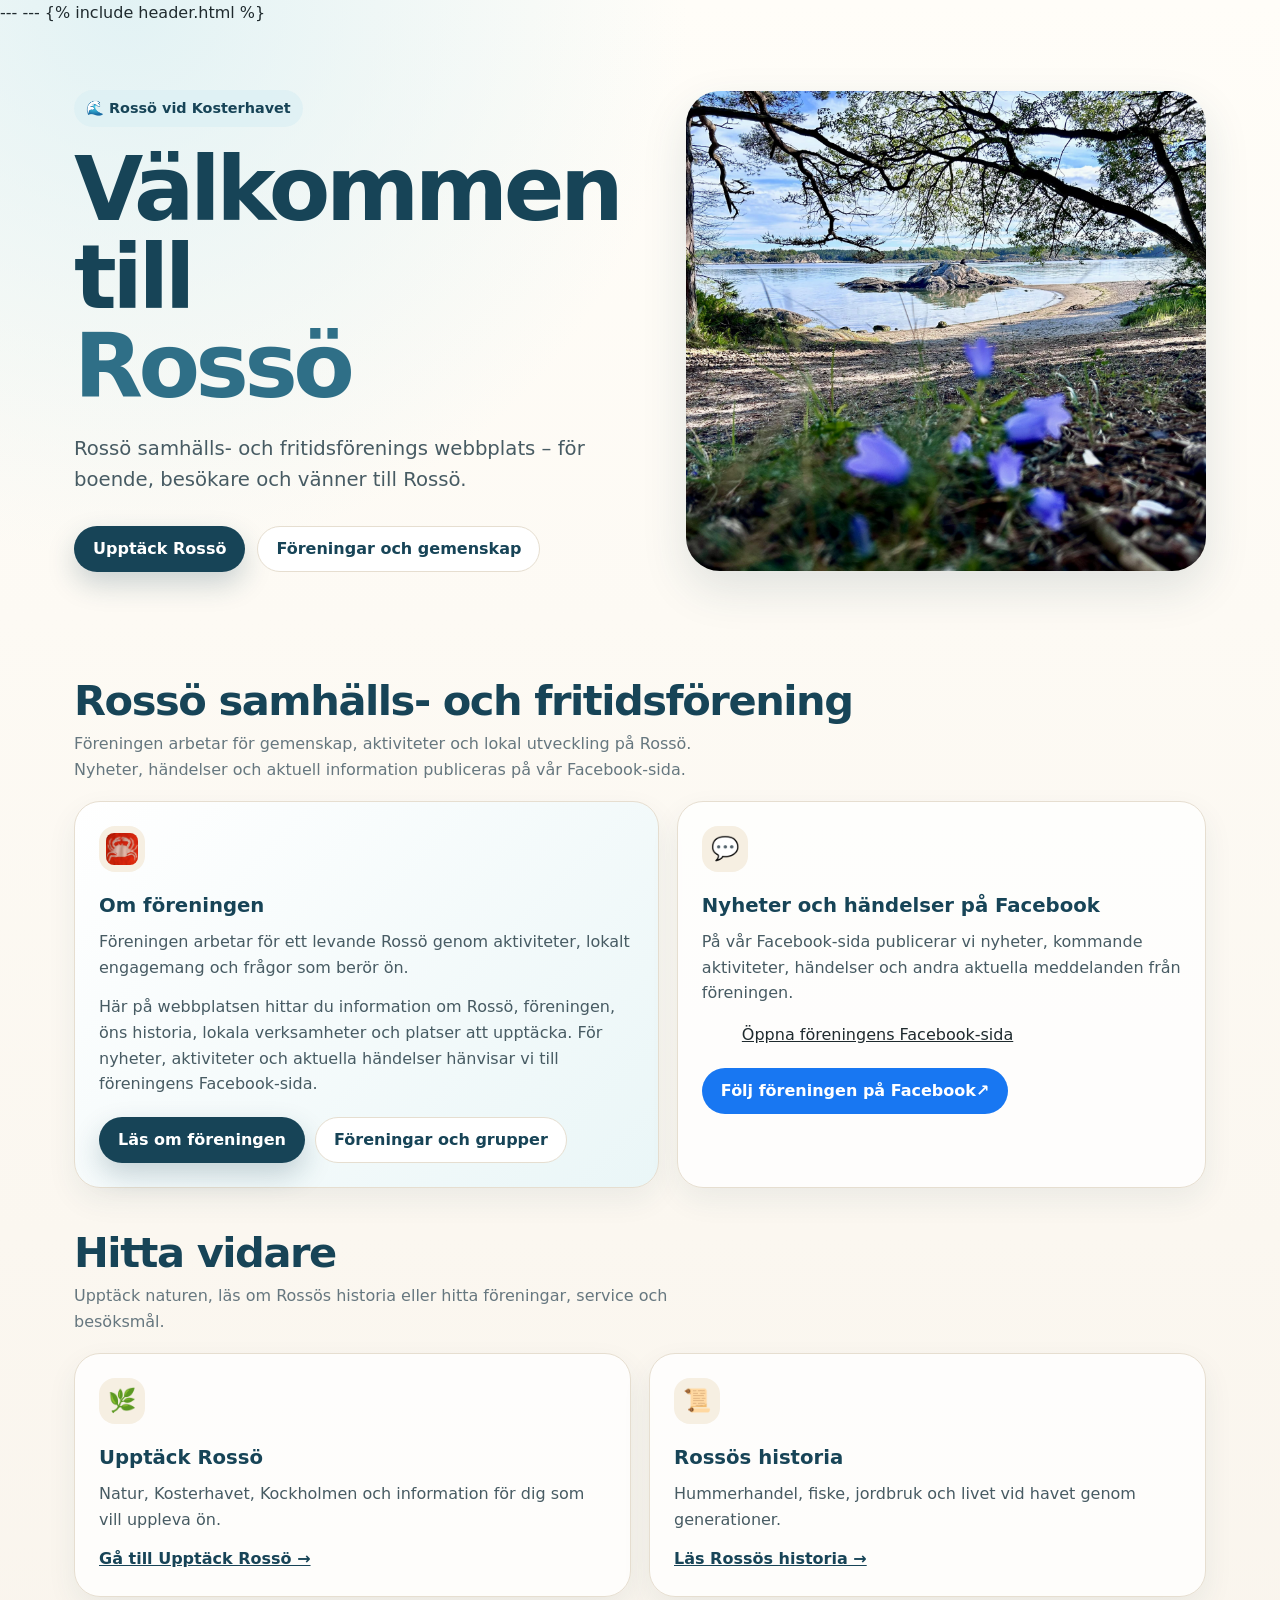
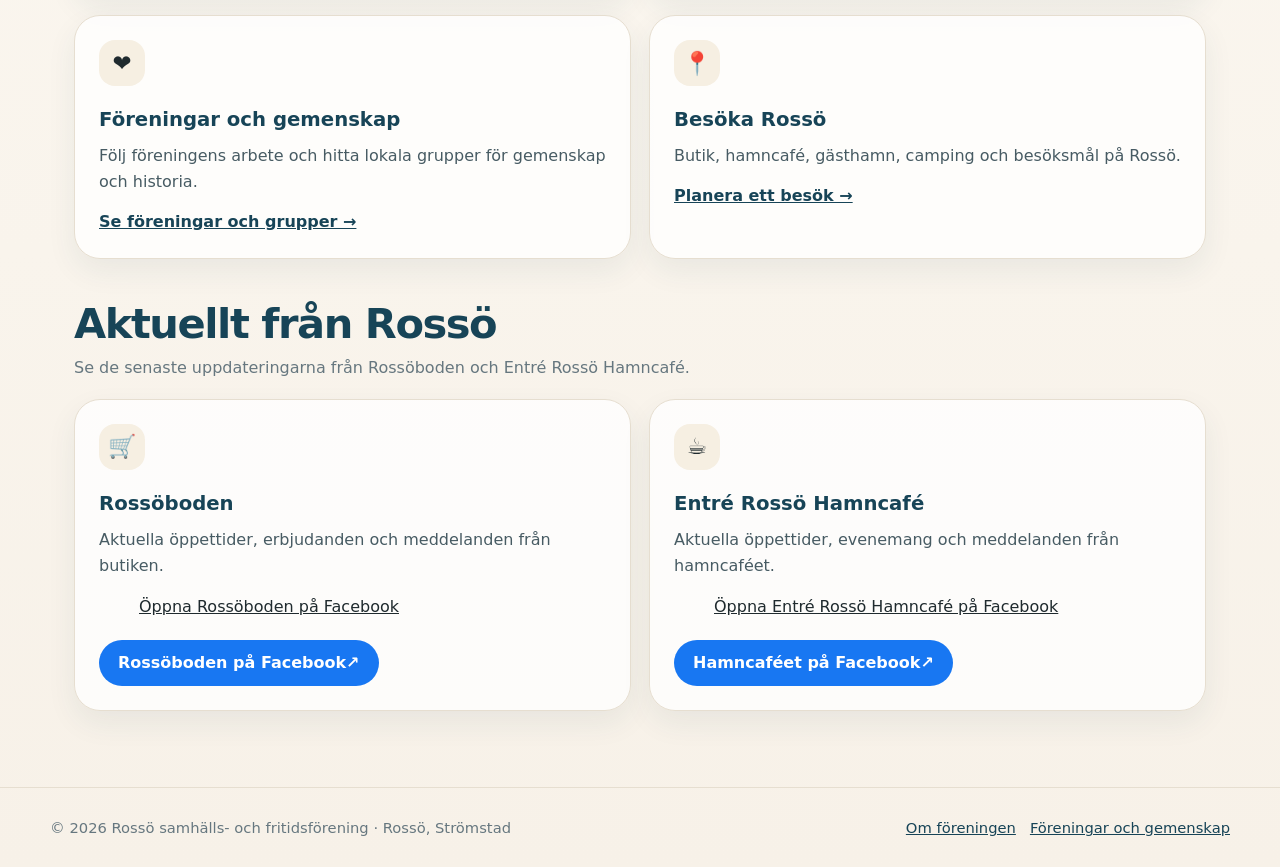
<file: index.html>
---
---
<!doctype html>
<html lang="sv">
<head>
  <meta charset="utf-8">
  <meta name="viewport" content="width=device-width, initial-scale=1">

  <title>Rossö samhälls- och fritidsförening</title>

  <meta name="description"
        content="Information för boende, besökare och vänner till Rossö.">

  <meta name="theme-color" content="#d53b1d">

  <link rel="canonical"
        href="https://www.rosso.nu/">

  <meta property="og:title"
        content="Rossö samhälls- och fritidsförening">

  <meta property="og:description"
        content="Information för boende, besökare och vänner till Rossö.">

  <meta property="og:type" content="website">

  <meta property="og:url"
        content="https://www.rosso.nu/">

  <meta property="og:image"
        content="https://www.rosso.nu/images/shared/red-crab.jpg">

  <meta property="og:image:alt"
        content="Röd krabba som symbol för Rossö samhälls- och fritidsförening">

  <link rel="stylesheet" href="css/style.css">

  <link rel="icon"
        type="image/png"
        sizes="32x32"
        href="images/shared/icons/red-crab-32.png">

  <link rel="icon"
        type="image/png"
        sizes="64x64"
        href="images/shared/icons/red-crab-64.png">

  <link rel="apple-touch-icon"
        href="images/shared/icons/red-crab-apple-touch-icon.png">
</head>

<body>

<a class="skip-link" href="#main-content">
  Hoppa till innehållet
</a>

{% include header.html %}

<section class="hero" id="top">

  <div class="hero-text">

    <div class="eyebrow">
      🌊 Rossö vid Kosterhavet
    </div>

    <h1>
      Välkommen till <span>Rossö</span>
    </h1>

    <p>
      Rossö samhälls- och fritidsförenings webbplats – för boende,
      besökare och vänner till Rossö.
    </p>

    <div class="hero-actions">

      <a class="button primary"
         href="discover.html">
        Upptäck Rossö
      </a>

      <a class="button secondary"
         href="community.html">
        Föreningar och gemenskap
      </a>

    </div>

  </div>

  <div class="hero-image"
       role="img"
       aria-label="Bildspel med bilder från Rossö">

    <div id="hero-media-container"></div>

    <div class="hero-note">

      <strong>
        För boende, besökare och vänner till Rossö
      </strong>

    </div>

  </div>

</section>

<main id="main-content">

  <section id="association">

    <div class="section-head">

      <div>

        <h2>
          Rossö samhälls- och fritidsförening
        </h2>

        <p>
          Föreningen arbetar för gemenskap, aktiviteter och lokal utveckling
          på Rossö. Nyheter, händelser och aktuell information publiceras
          på vår Facebook-sida.
        </p>

      </div>

    </div>

    <div class="content-grid">

      <article class="card highlight">

        <div class="card-icon">

          <img src="images/shared/red-crab.jpg"
               alt="">

        </div>

        <h3>Om föreningen</h3>

        <p>
          Föreningen arbetar för ett levande Rossö genom aktiviteter,
          lokalt engagemang och frågor som berör ön.
        </p>

        <p>
          Här på webbplatsen hittar du information om Rossö, föreningen,
          öns historia, lokala verksamheter och platser att upptäcka.
          För nyheter, aktiviteter och aktuella händelser hänvisar vi till
          föreningens Facebook-sida.
        </p>

        <div class="card-actions">

          <a class="button primary"
             href="about.html">
            Läs om föreningen
          </a>

          <a class="button secondary"
             href="community.html">
            Föreningar och grupper
          </a>

        </div>

      </article>

      <article class="card">

        <div class="card-icon">
          💬
        </div>

        <h3>Nyheter och händelser på Facebook</h3>

        <p>
          På vår Facebook-sida publicerar vi nyheter, kommande aktiviteter,
          händelser och andra aktuella meddelanden från föreningen.
        </p>

        <div class="fb-page"
             data-href="https://www.facebook.com/profile.php?id=100064710427895"
             data-tabs="timeline"
             data-width="500"
             data-height="600"
             data-small-header="false"
             data-adapt-container-width="true"
             data-hide-cover="false"
             data-show-facepile="false">

          <blockquote
            cite="https://www.facebook.com/profile.php?id=100064710427895"
            class="fb-xfbml-parse-ignore">

            <a href="https://www.facebook.com/profile.php?id=100064710427895"
               target="_blank"
               rel="noopener">

              Öppna föreningens Facebook-sida

            </a>

          </blockquote>

        </div>

        <div class="card-actions">

          <a class="button facebook external-link"
             href="https://www.facebook.com/profile.php?id=100064710427895"
             target="_blank"
             rel="noopener">

            Följ föreningen på Facebook

          </a>

        </div>

      </article>

    </div>

  </section>

  <section>

    <div class="section-head">

      <div>

        <h2>Hitta vidare</h2>

        <p>
          Upptäck naturen, läs om Rossös historia eller hitta
          föreningar, service och besöksmål.
        </p>

      </div>

    </div>

    <div class="cards two">

      <article class="card">

        <div class="card-icon">
          🌿
        </div>

        <h3>Upptäck Rossö</h3>

        <p>
          Natur, Kosterhavet, Kockholmen och information för dig
          som vill uppleva ön.
        </p>

        <p>
          <a class="text-link"
             href="discover.html">

            Gå till Upptäck Rossö →

          </a>
        </p>

      </article>

      <article class="card">

        <div class="card-icon">
          📜
        </div>

        <h3>Rossös historia</h3>

        <p>
          Hummerhandel, fiske, jordbruk och livet vid havet genom
          generationer.
        </p>

        <p>
          <a class="text-link"
             href="history.html">

            Läs Rossös historia →

          </a>
        </p>

      </article>

      <article class="card">

        <div class="card-icon">
          ❤️
        </div>

        <h3>Föreningar och gemenskap</h3>

        <p>
          Följ föreningens arbete och hitta lokala grupper för
          gemenskap och historia.
        </p>

        <p>
          <a class="text-link"
             href="community.html">

            Se föreningar och grupper →

          </a>
        </p>

      </article>

      <article class="card">

        <div class="card-icon">
          📍
        </div>

        <h3>Besöka Rossö</h3>

        <p>
          Butik, hamncafé, gästhamn, camping och besöksmål på Rossö.
        </p>

        <p>
          <a class="text-link"
             href="visit.html">

            Planera ett besök →

          </a>
        </p>

      </article>

    </div>

  </section>

  <section>

    <div class="section-head">

      <div>

        <h2>Aktuellt från Rossö</h2>

        <p>
          Se de senaste uppdateringarna från Rossöboden och
          Entré Rossö Hamncafé.
        </p>

      </div>

    </div>

    <div class="cards two">

      <article class="card">

        <div class="card-icon">
          🛒
        </div>

        <h3>Rossöboden</h3>

        <p>
          Aktuella öppettider, erbjudanden och meddelanden från butiken.
        </p>

        <div class="fb-page"
             data-href="https://www.facebook.com/bodenrosso"
             data-tabs="timeline"
             data-width="340"
             data-height="500"
             data-small-header="false"
             data-adapt-container-width="true"
             data-hide-cover="false"
             data-show-facepile="false">

          <blockquote
            cite="https://www.facebook.com/bodenrosso"
            class="fb-xfbml-parse-ignore">

            <a href="https://www.facebook.com/bodenrosso"
               target="_blank"
               rel="noopener">

              Öppna Rossöboden på Facebook

            </a>

          </blockquote>

        </div>

        <div class="card-actions">

          <a class="button facebook external-link"
             href="https://www.facebook.com/bodenrosso"
             target="_blank"
             rel="noopener">

            Rossöboden på Facebook

          </a>

        </div>

      </article>

      <article class="card">

        <div class="card-icon">
          ☕
        </div>

        <h3>Entré Rossö Hamncafé</h3>

        <p>
          Aktuella öppettider, evenemang och meddelanden från hamncaféet.
        </p>

        <div class="fb-page"
             data-href="https://www.facebook.com/Kosterhavetentrerosso"
             data-tabs="timeline"
             data-width="340"
             data-height="500"
             data-small-header="false"
             data-adapt-container-width="true"
             data-hide-cover="false"
             data-show-facepile="false">

          <blockquote
            cite="https://www.facebook.com/Kosterhavetentrerosso"
            class="fb-xfbml-parse-ignore">

            <a href="https://www.facebook.com/Kosterhavetentrerosso"
               target="_blank"
               rel="noopener">

              Öppna Entré Rossö Hamncafé på Facebook

            </a>

          </blockquote>

        </div>

        <div class="card-actions">

          <a class="button facebook external-link"
             href="https://www.facebook.com/Kosterhavetentrerosso"
             target="_blank"
             rel="noopener">

            Hamncaféet på Facebook

          </a>

        </div>

      </article>

    </div>

  </section>

</main>

<footer>

  <div class="footer-inner">

    <span>
      © <span data-current-year></span>
      Rossö samhälls- och fritidsförening · Rossö, Strömstad
    </span>

    <span class="footer-links">

      <a href="about.html">
        Om föreningen
      </a>

      <a href="community.html">
        Föreningar och gemenskap
      </a>

    </span>

  </div>

</footer>

<div id="fb-root"></div>

<script async
        defer
        crossorigin="anonymous"
        src="https://connect.facebook.net/sv_SE/sdk.js#xfbml=1&version=v23.0">
</script>

<script src="js/site.js"></script>

</body>
</html>
</file>
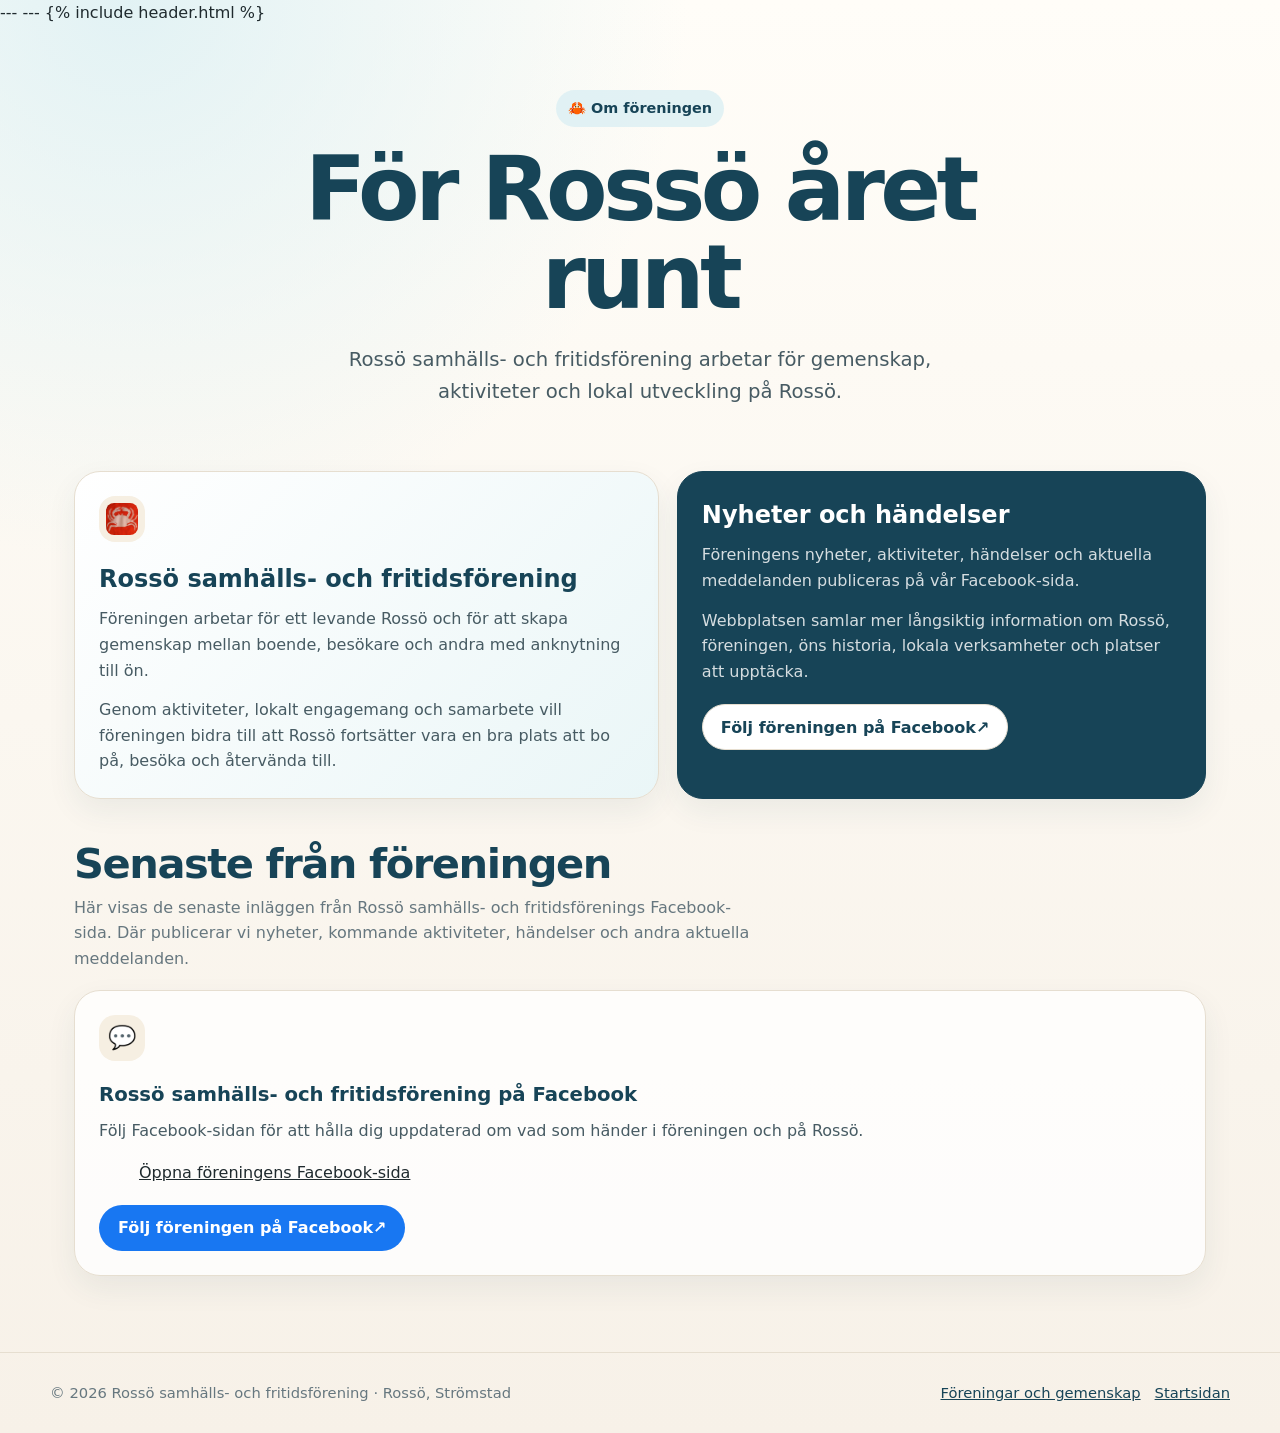
<file: about.html>
---
---
<!doctype html>
<html lang="sv">
<head>
  <meta charset="utf-8">
  <meta name="viewport" content="width=device-width, initial-scale=1">

  <title>Om föreningen | Rossö samhälls- och fritidsförening</title>

  <meta name="description"
        content="Om Rossö samhälls- och fritidsförening och hur du följer föreningens nyheter, aktiviteter och händelser på Facebook.">

  <meta name="theme-color" content="#d53b1d">

  <link rel="canonical"
        href="https://www.rosso.nu/about.html">

  <meta property="og:title"
        content="Om föreningen | Rossö samhälls- och fritidsförening">

  <meta property="og:description"
        content="Om Rossö samhälls- och fritidsförening och hur du följer föreningens nyheter, aktiviteter och händelser på Facebook.">

  <meta property="og:type" content="website">

  <meta property="og:url"
        content="https://www.rosso.nu/about.html">

  <meta property="og:image"
        content="https://www.rosso.nu/images/shared/red-crab.jpg">

  <meta property="og:image:alt"
        content="Röd krabba som symbol för Rossö samhälls- och fritidsförening">

  <link rel="stylesheet" href="css/style.css">

  <link rel="icon"
        type="image/png"
        sizes="32x32"
        href="images/shared/icons/red-crab-32.png">

  <link rel="icon"
        type="image/png"
        sizes="64x64"
        href="images/shared/icons/red-crab-64.png">

  <link rel="apple-touch-icon"
        href="images/shared/icons/red-crab-apple-touch-icon.png">
</head>

<body>

<a class="skip-link" href="#main-content">
  Hoppa till innehållet
</a>

{% include header.html %}

<section class="page-hero">

  <div class="eyebrow">
    🦀 Om föreningen
  </div>

  <h1>För Rossö året runt</h1>

  <p>
    Rossö samhälls- och fritidsförening arbetar för gemenskap,
    aktiviteter och lokal utveckling på Rossö.
  </p>

</section>

<main id="main-content">

  <section>

    <div class="content-grid">

      <article class="card highlight">

        <div class="card-icon">

          <img src="images/shared/red-crab.jpg"
               alt="">

        </div>

        <h2>Rossö samhälls- och fritidsförening</h2>

        <p>
          Föreningen arbetar för ett levande Rossö och för att skapa
          gemenskap mellan boende, besökare och andra med anknytning
          till ön.
        </p>

        <p>
          Genom aktiviteter, lokalt engagemang och samarbete vill
          föreningen bidra till att Rossö fortsätter vara en bra plats
          att bo på, besöka och återvända till.
        </p>

      </article>

      <article class="card dark">

        <h2>Nyheter och händelser</h2>

        <p>
          Föreningens nyheter, aktiviteter, händelser och aktuella
          meddelanden publiceras på vår Facebook-sida.
        </p>

        <p>
          Webbplatsen samlar mer långsiktig information om Rossö,
          föreningen, öns historia, lokala verksamheter och platser
          att upptäcka.
        </p>

        <div class="card-actions">

          <a class="button secondary external-link"
             href="https://www.facebook.com/profile.php?id=100064710427895"
             target="_blank"
             rel="noopener">

            Följ föreningen på Facebook

          </a>

        </div>

      </article>

    </div>

  </section>

  <section>

    <div class="section-head">

      <div>

        <h2>Senaste från föreningen</h2>

        <p>
          Här visas de senaste inläggen från Rossö samhälls- och
          fritidsförenings Facebook-sida. Där publicerar vi nyheter,
          kommande aktiviteter, händelser och andra aktuella meddelanden.
        </p>

      </div>

    </div>

    <article class="card">

      <div class="card-icon">
        💬
      </div>

      <h3>Rossö samhälls- och fritidsförening på Facebook</h3>

      <p>
        Följ Facebook-sidan för att hålla dig uppdaterad om vad som
        händer i föreningen och på Rossö.
      </p>

      <div class="fb-page"
           data-href="https://www.facebook.com/profile.php?id=100064710427895"
           data-tabs="timeline"
           data-width="500"
           data-height="600"
           data-small-header="false"
           data-adapt-container-width="true"
           data-hide-cover="false"
           data-show-facepile="false">

        <blockquote
          cite="https://www.facebook.com/profile.php?id=100064710427895"
          class="fb-xfbml-parse-ignore">

          <a href="https://www.facebook.com/profile.php?id=100064710427895"
             target="_blank"
             rel="noopener">

            Öppna föreningens Facebook-sida

          </a>

        </blockquote>

      </div>

      <div class="card-actions">

        <a class="button facebook external-link"
           href="https://www.facebook.com/profile.php?id=100064710427895"
           target="_blank"
           rel="noopener">

          Följ föreningen på Facebook

        </a>

      </div>

    </article>

  </section>

</main>

<footer>

  <div class="footer-inner">

    <span>
      © <span data-current-year></span>
      Rossö samhälls- och fritidsförening · Rossö, Strömstad
    </span>

    <span class="footer-links">

      <a href="community.html">
        Föreningar och gemenskap
      </a>

      <a href="/">
        Startsidan
      </a>

    </span>

  </div>

</footer>

<div id="fb-root"></div>

<script async
        defer
        crossorigin="anonymous"
        src="https://connect.facebook.net/sv_SE/sdk.js#xfbml=1&version=v23.0">
</script>

<script src="js/site.js"></script>

</body>
</html>
</file>
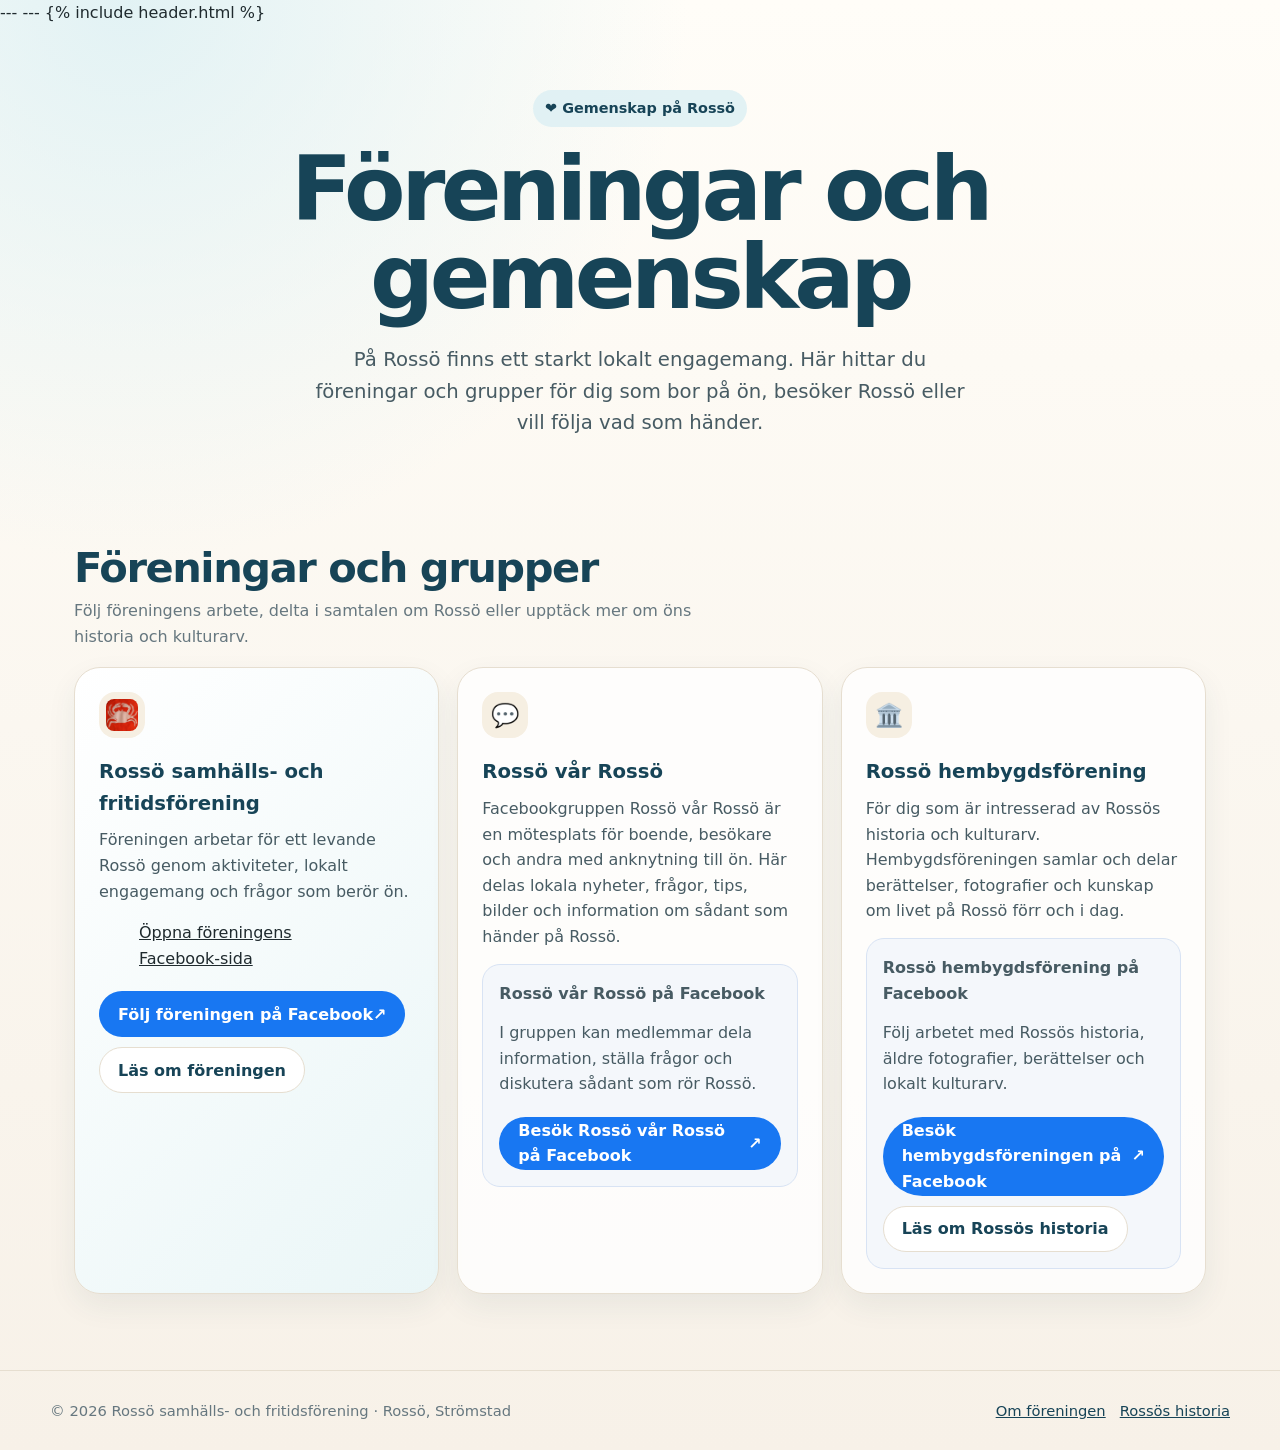
<file: community.html>
---
---
<!doctype html>
<html lang="sv">
<head>
  <meta charset="utf-8">
  <meta name="viewport" content="width=device-width, initial-scale=1">

  <title>Gemenskap på Rossö | Rossö samhälls- och fritidsförening</title>

  <meta name="description"
        content="Föreningar, Facebookgruppen Rossö vår Rossö och lokal gemenskap på Rossö.">

  <meta name="theme-color" content="#d53b1d">

  <link rel="canonical"
        href="https://www.rosso.nu/community.html">

  <meta property="og:title"
        content="Gemenskap på Rossö | Rossö samhälls- och fritidsförening">

  <meta property="og:description"
        content="Föreningar, Facebookgruppen Rossö vår Rossö och lokal gemenskap på Rossö.">

  <meta property="og:type" content="website">

  <meta property="og:url"
        content="https://www.rosso.nu/community.html">

  <meta property="og:image"
        content="https://www.rosso.nu/images/shared/red-crab.jpg">

  <meta property="og:image:alt"
        content="Röd krabba som symbol för Rossö samhälls- och fritidsförening">

  <link rel="stylesheet" href="css/style.css">

  <link rel="icon"
        type="image/png"
        sizes="32x32"
        href="images/shared/icons/red-crab-32.png">

  <link rel="icon"
        type="image/png"
        sizes="64x64"
        href="images/shared/icons/red-crab-64.png">

  <link rel="apple-touch-icon"
        href="images/shared/icons/red-crab-apple-touch-icon.png">
</head>

<body>

<a class="skip-link" href="#main-content">
  Hoppa till innehållet
</a>

{% include header.html %}

<section class="page-hero">

  <div class="eyebrow">
    ❤️ Gemenskap på Rossö
  </div>

  <h1>Föreningar och gemenskap</h1>

  <p>
    På Rossö finns ett starkt lokalt engagemang. Här hittar du
    föreningar och grupper för dig som bor på ön, besöker Rossö
    eller vill följa vad som händer.
  </p>

</section>

<main id="main-content">

  <section>

    <div class="section-head">

      <div>

        <h2>Föreningar och grupper</h2>

        <p>
          Följ föreningens arbete, delta i samtalen om Rossö eller
          upptäck mer om öns historia och kulturarv.
        </p>

      </div>

    </div>

    <div class="cards">

      <article class="card highlight">

        <div class="card-icon">

          <img src="images/shared/red-crab.jpg"
               alt="">

        </div>

        <h3>Rossö samhälls- och fritidsförening</h3>

        <p>
          Föreningen arbetar för ett levande Rossö genom aktiviteter,
          lokalt engagemang och frågor som berör ön.
        </p>

        <div class="fb-page"
             data-href="https://www.facebook.com/profile.php?id=100064710427895"
             data-tabs="timeline"
             data-width="340"
             data-height="500"
             data-small-header="false"
             data-adapt-container-width="true"
             data-hide-cover="false"
             data-show-facepile="false">

          <blockquote
            cite="https://www.facebook.com/profile.php?id=100064710427895"
            class="fb-xfbml-parse-ignore">

            <a href="https://www.facebook.com/profile.php?id=100064710427895"
               target="_blank"
               rel="noopener">

              Öppna föreningens Facebook-sida

            </a>

          </blockquote>

        </div>

        <div class="card-actions">

          <a class="button facebook external-link"
             href="https://www.facebook.com/profile.php?id=100064710427895"
             target="_blank"
             rel="noopener">

            Följ föreningen på Facebook

          </a>

          <a class="button secondary"
             href="about.html">

            Läs om föreningen

          </a>

        </div>

      </article>

      <article class="card">

        <div class="card-icon">
          💬
        </div>

        <h3>Rossö vår Rossö</h3>

        <p>
          Facebookgruppen Rossö vår Rossö är en mötesplats för boende,
          besökare och andra med anknytning till ön. Här delas lokala
          nyheter, frågor, tips, bilder och information om sådant som
          händer på Rossö.
        </p>

        <div class="fb-fallback">

          <p>
            <strong>Rossö vår Rossö på Facebook</strong>
          </p>

          <p>
            I gruppen kan medlemmar dela information, ställa frågor
            och diskutera sådant som rör Rossö.
          </p>

          <div class="card-actions">

            <a class="button facebook external-link"
               href="https://www.facebook.com/groups/115555538463881/"
               target="_blank"
               rel="noopener">

              Besök Rossö vår Rossö på Facebook

            </a>

          </div>

        </div>

      </article>

      <article class="card">

        <div class="card-icon">
          🏛️
        </div>

        <h3>Rossö hembygdsförening</h3>

        <p>
          För dig som är intresserad av Rossös historia och kulturarv.
          Hembygdsföreningen samlar och delar berättelser, fotografier
          och kunskap om livet på Rossö förr och i dag.
        </p>

        <div class="fb-fallback">

          <p>
            <strong>Rossö hembygdsförening på Facebook</strong>
          </p>

          <p>
            Följ arbetet med Rossös historia, äldre fotografier,
            berättelser och lokalt kulturarv.
          </p>

          <div class="card-actions">

            <a class="button facebook external-link"
               href="https://www.facebook.com/groups/551172959421816/"
               target="_blank"
               rel="noopener">

              Besök hembygdsföreningen på Facebook

            </a>

            <a class="button secondary"
               href="history.html">

              Läs om Rossös historia

            </a>

          </div>

        </div>

      </article>

    </div>

  </section>



</main>

<footer>

  <div class="footer-inner">

    <span>
      © <span data-current-year></span>
      Rossö samhälls- och fritidsförening · Rossö, Strömstad
    </span>

    <span class="footer-links">

      <a href="about.html">
        Om föreningen
      </a>

      <a href="history.html">
        Rossös historia
      </a>

    </span>

  </div>

</footer>

<div id="fb-root"></div>

<script async
        defer
        crossorigin="anonymous"
        src="https://connect.facebook.net/sv_SE/sdk.js#xfbml=1&version=v23.0">
</script>

<script src="js/site.js"></script>

</body>
</html>
</file>
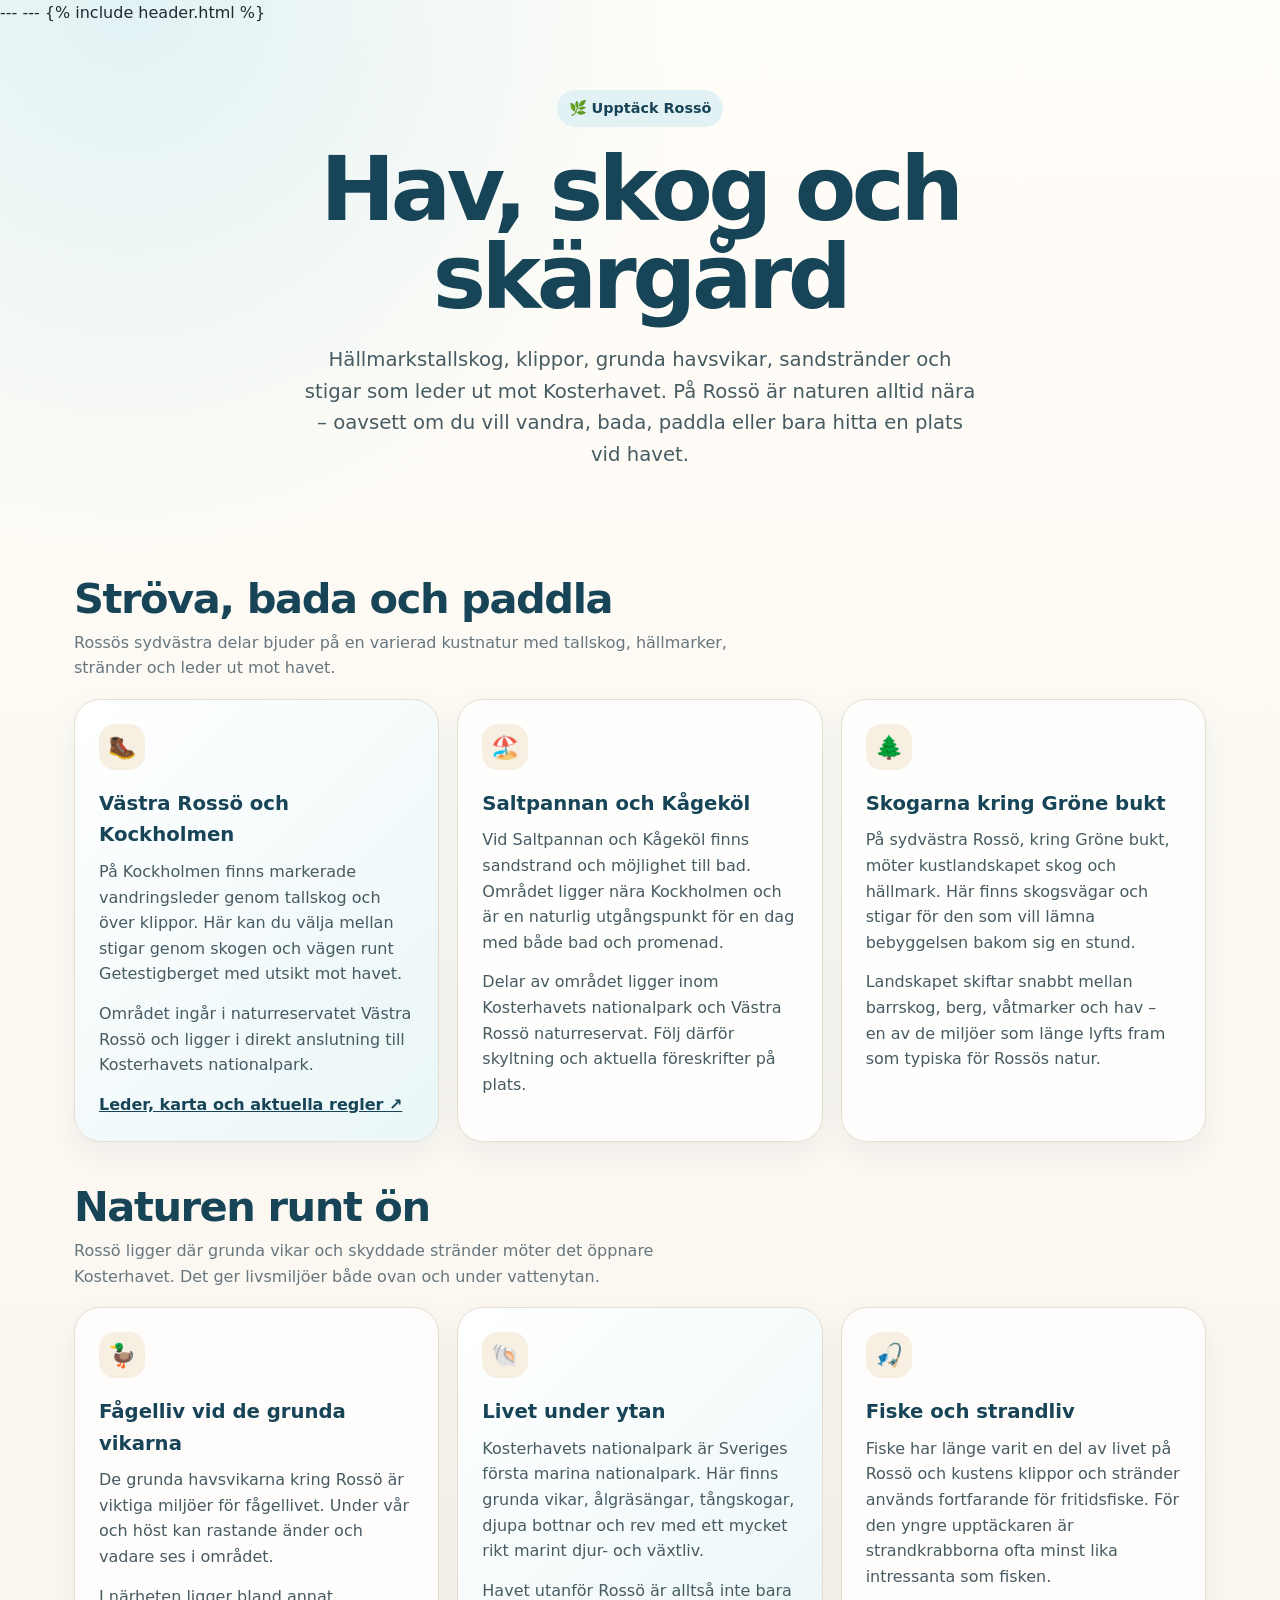
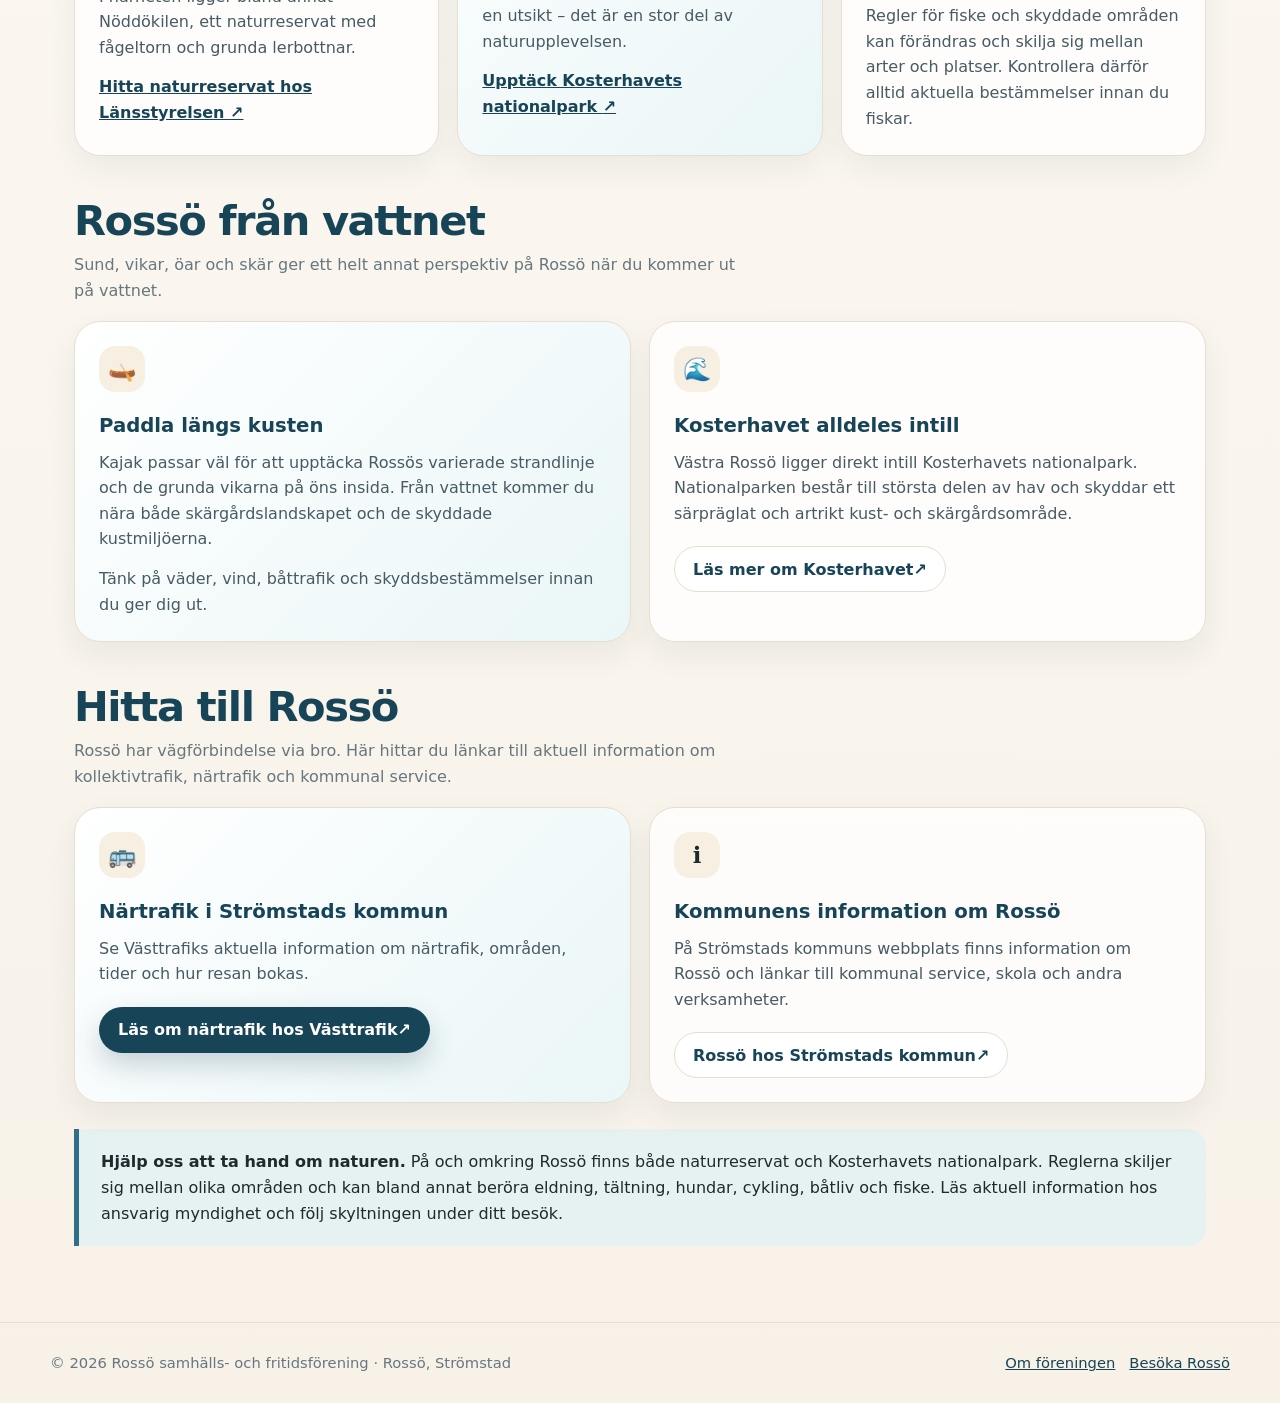
<file: discover.html>
---
---
<!doctype html>
<html lang="sv">
<head>
  <meta charset="utf-8">
  <meta name="viewport" content="width=device-width, initial-scale=1">

  <title>Upptäck Rossö | Rossö samhälls- och fritidsförening</title>

  <meta name="description"
        content="Upptäck Rossös natur, bad, vandring, fågelliv och Kosterhavet – från Kockholmen och Saltpannan till skogar, vikar och livet under ytan.">

  <meta name="theme-color" content="#d53b1d">

  <link rel="canonical"
        href="https://www.rosso.nu/discover.html">

  <meta property="og:title"
        content="Upptäck Rossö | Rossö samhälls- och fritidsförening">

  <meta property="og:description"
        content="Upptäck Rossös natur, bad, vandring, fågelliv och Kosterhavet – från Kockholmen och Saltpannan till skogar, vikar och livet under ytan.">

  <meta property="og:type" content="website">

  <meta property="og:url"
        content="https://www.rosso.nu/discover.html">

  <meta property="og:image"
        content="https://www.rosso.nu/images/shared/red-crab.jpg">

  <meta property="og:image:alt"
        content="Röd krabba som symbol för Rossö samhälls- och fritidsförening">

  <link rel="stylesheet" href="css/style.css">

  <link rel="icon"
        type="image/png"
        sizes="32x32"
        href="images/shared/icons/red-crab-32.png">

  <link rel="icon"
        type="image/png"
        sizes="64x64"
        href="images/shared/icons/red-crab-64.png">

  <link rel="apple-touch-icon"
        href="images/shared/icons/red-crab-apple-touch-icon.png">
</head>

<body>

<a class="skip-link" href="#main-content">Hoppa till innehållet</a>

{% include header.html %}

<section class="page-hero">

  <div class="eyebrow">🌿 Upptäck Rossö</div>

  <h1>Hav, skog och skärgård</h1>

  <p>
    Hällmarkstallskog, klippor, grunda havsvikar, sandstränder och
    stigar som leder ut mot Kosterhavet. På Rossö är naturen alltid
    nära – oavsett om du vill vandra, bada, paddla eller bara hitta
    en plats vid havet.
  </p>

</section>

<main id="main-content">

  <section>

    <div class="section-head">

      <div>

        <h2>Ströva, bada och paddla</h2>

        <p>
          Rossös sydvästra delar bjuder på en varierad kustnatur med
          tallskog, hällmarker, stränder och leder ut mot havet.
        </p>

      </div>

    </div>

    <div class="cards">

      <article class="card highlight">

        <div class="card-icon">🥾</div>

        <h3>Västra Rossö och Kockholmen</h3>

        <p>
          På Kockholmen finns markerade vandringsleder genom tallskog
          och över klippor. Här kan du välja mellan stigar genom skogen
          och vägen runt Getestigberget med utsikt mot havet.
        </p>

        <p>
          Området ingår i naturreservatet Västra Rossö och ligger i
          direkt anslutning till Kosterhavets nationalpark.
        </p>

        <p>
          <a class="text-link external-link"
             href="https://www.lansstyrelsen.se/vastra-gotaland/besoksmal/naturreservat/vastra-rosso-och-kockholmen.html"
             target="_blank"
             rel="noopener">

            Leder, karta och aktuella regler

          </a>
        </p>

      </article>

      <article class="card">

        <div class="card-icon">🏖️</div>

        <h3>Saltpannan och Kågeköl</h3>

        <p>
          Vid Saltpannan och Kågeköl finns sandstrand och möjlighet
          till bad. Området ligger nära Kockholmen och är en naturlig
          utgångspunkt för en dag med både bad och promenad.
        </p>

        <p>
          Delar av området ligger inom Kosterhavets nationalpark och
          Västra Rossö naturreservat. Följ därför skyltning och aktuella
          föreskrifter på plats.
        </p>

      </article>

      <article class="card">

        <div class="card-icon">🌲</div>

        <h3>Skogarna kring Gröne bukt</h3>

        <p>
          På sydvästra Rossö, kring Gröne bukt, möter kustlandskapet
          skog och hällmark. Här finns skogsvägar och stigar för den
          som vill lämna bebyggelsen bakom sig en stund.
        </p>

        <p>
          Landskapet skiftar snabbt mellan barrskog, berg, våtmarker
          och hav – en av de miljöer som länge lyfts fram som typiska
          för Rossös natur.
        </p>

      </article>

    </div>

  </section>

  <section>

    <div class="section-head">

      <div>

        <h2>Naturen runt ön</h2>

        <p>
          Rossö ligger där grunda vikar och skyddade stränder möter
          det öppnare Kosterhavet. Det ger livsmiljöer både ovan och
          under vattenytan.
        </p>

      </div>

    </div>

    <div class="cards">

      <article class="card">

        <div class="card-icon">🦆</div>

        <h3>Fågelliv vid de grunda vikarna</h3>

        <p>
          De grunda havsvikarna kring Rossö är viktiga miljöer för
          fågellivet. Under vår och höst kan rastande änder och vadare
          ses i området.
        </p>

        <p>
          I närheten ligger bland annat Nöddökilen, ett naturreservat
          med fågeltorn och grunda lerbottnar.
        </p>

        <p>
          <a class="text-link external-link"
             href="https://www.lansstyrelsen.se/vastra-gotaland/besoksmal/naturreservat.html"
             target="_blank"
             rel="noopener">

            Hitta naturreservat hos Länsstyrelsen

          </a>
        </p>

      </article>

      <article class="card highlight">

        <div class="card-icon">🐚</div>

        <h3>Livet under ytan</h3>

        <p>
          Kosterhavets nationalpark är Sveriges första marina
          nationalpark. Här finns grunda vikar, ålgräsängar,
          tångskogar, djupa bottnar och rev med ett mycket rikt
          marint djur- och växtliv.
        </p>

        <p>
          Havet utanför Rossö är alltså inte bara en utsikt – det är
          en stor del av naturupplevelsen.
        </p>

        <p>
          <a class="text-link external-link"
             href="https://www.sverigesnationalparker.se/sv/upptack-nationalparkerna/kosterhavets-nationalpark"
             target="_blank"
             rel="noopener">

            Upptäck Kosterhavets nationalpark

          </a>
        </p>

      </article>

      <article class="card">

        <div class="card-icon">🎣</div>

        <h3>Fiske och strandliv</h3>

        <p>
          Fiske har länge varit en del av livet på Rossö och kustens
          klippor och stränder används fortfarande för fritidsfiske.
          För den yngre upptäckaren är strandkrabborna ofta minst lika
          intressanta som fisken.
        </p>

        <p>
          Regler för fiske och skyddade områden kan förändras och
          skilja sig mellan arter och platser. Kontrollera därför
          alltid aktuella bestämmelser innan du fiskar.
        </p>

      </article>

    </div>

  </section>

  <section>

    <div class="section-head">

      <div>

        <h2>Rossö från vattnet</h2>

        <p>
          Sund, vikar, öar och skär ger ett helt annat perspektiv på
          Rossö när du kommer ut på vattnet.
        </p>

      </div>

    </div>

    <div class="cards two">

      <article class="card highlight">

        <div class="card-icon">🛶</div>

        <h3>Paddla längs kusten</h3>

        <p>
          Kajak passar väl för att upptäcka Rossös varierade
          strandlinje och de grunda vikarna på öns insida. Från
          vattnet kommer du nära både skärgårdslandskapet och de
          skyddade kustmiljöerna.
        </p>

        <p>
          Tänk på väder, vind, båttrafik och skyddsbestämmelser innan
          du ger dig ut.
        </p>

      </article>

      <article class="card">

        <div class="card-icon">🌊</div>

        <h3>Kosterhavet alldeles intill</h3>

        <p>
          Västra Rossö ligger direkt intill Kosterhavets nationalpark.
          Nationalparken består till största delen av hav och skyddar
          ett särpräglat och artrikt kust- och skärgårdsområde.
        </p>

        <div class="card-actions">

          <a class="button secondary external-link"
             href="https://www.sverigesnationalparker.se/sv/upptack-nationalparkerna/kosterhavets-nationalpark"
             target="_blank"
             rel="noopener">

            Läs mer om Kosterhavet

          </a>

        </div>

      </article>

    </div>

  </section>

  <section>

    <div class="section-head">

      <div>

        <h2>Hitta till Rossö</h2>

        <p>
          Rossö har vägförbindelse via bro. Här hittar du länkar till
          aktuell information om kollektivtrafik, närtrafik och
          kommunal service.
        </p>

      </div>

    </div>

    <div class="cards two">

      <article class="card highlight">

        <div class="card-icon">🚌</div>

        <h3>Närtrafik i Strömstads kommun</h3>

        <p>
          Se Västtrafiks aktuella information om närtrafik, områden,
          tider och hur resan bokas.
        </p>

        <div class="card-actions">

          <a class="button primary external-link"
             href="https://www.vasttrafik.se/reseplanering/anropsstyrd-trafik/nartrafik/stromstad/"
             target="_blank"
             rel="noopener">

            Läs om närtrafik hos Västtrafik

          </a>

        </div>

      </article>

      <article class="card">

        <div class="card-icon">ℹ️</div>

        <h3>Kommunens information om Rossö</h3>

        <p>
          På Strömstads kommuns webbplats finns information om Rossö
          och länkar till kommunal service, skola och andra verksamheter.
        </p>

        <div class="card-actions">

          <a class="button secondary external-link"
             href="https://www.stromstad.se/kommunochpolitik/omstromstad/kommundelar/rosso.4.6d6bc8de16d1ab3015f20496.html"
             target="_blank"
             rel="noopener">

            Rossö hos Strömstads kommun

          </a>

        </div>

      </article>

    </div>

  </section>

  <div class="notice">

    <p>
      <strong>Hjälp oss att ta hand om naturen.</strong>
      På och omkring Rossö finns både naturreservat och Kosterhavets
      nationalpark. Reglerna skiljer sig mellan olika områden och kan
      bland annat beröra eldning, tältning, hundar, cykling, båtliv och
      fiske. Läs aktuell information hos ansvarig myndighet och följ
      skyltningen under ditt besök.
    </p>

  </div>

</main>

<footer>

  <div class="footer-inner">

    <span>
      © <span data-current-year></span>
      Rossö samhälls- och fritidsförening · Rossö, Strömstad
    </span>

    <span class="footer-links">
      <a href="about.html">Om föreningen</a>
      <a href="visit.html">Besöka Rossö</a>
    </span>

  </div>

</footer>

<script src="js/site.js"></script>

</body>
</html>
</file>
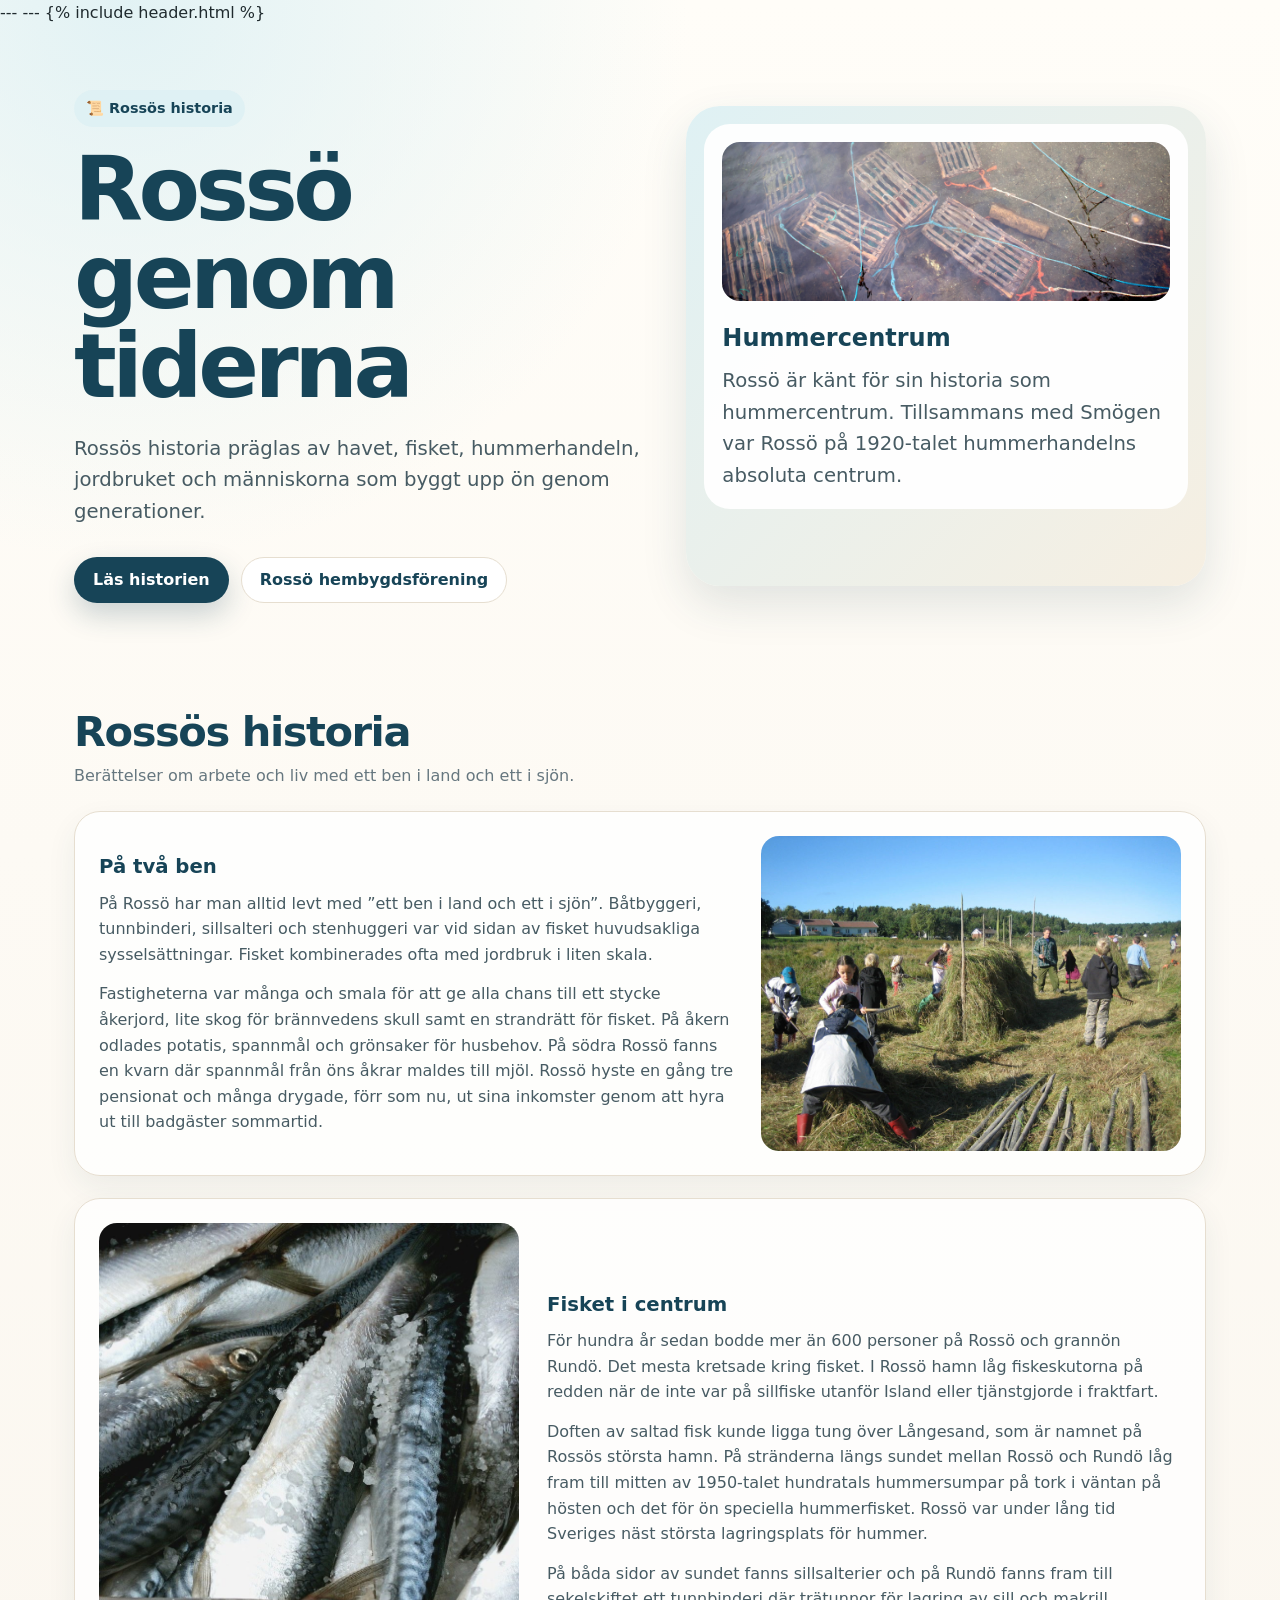
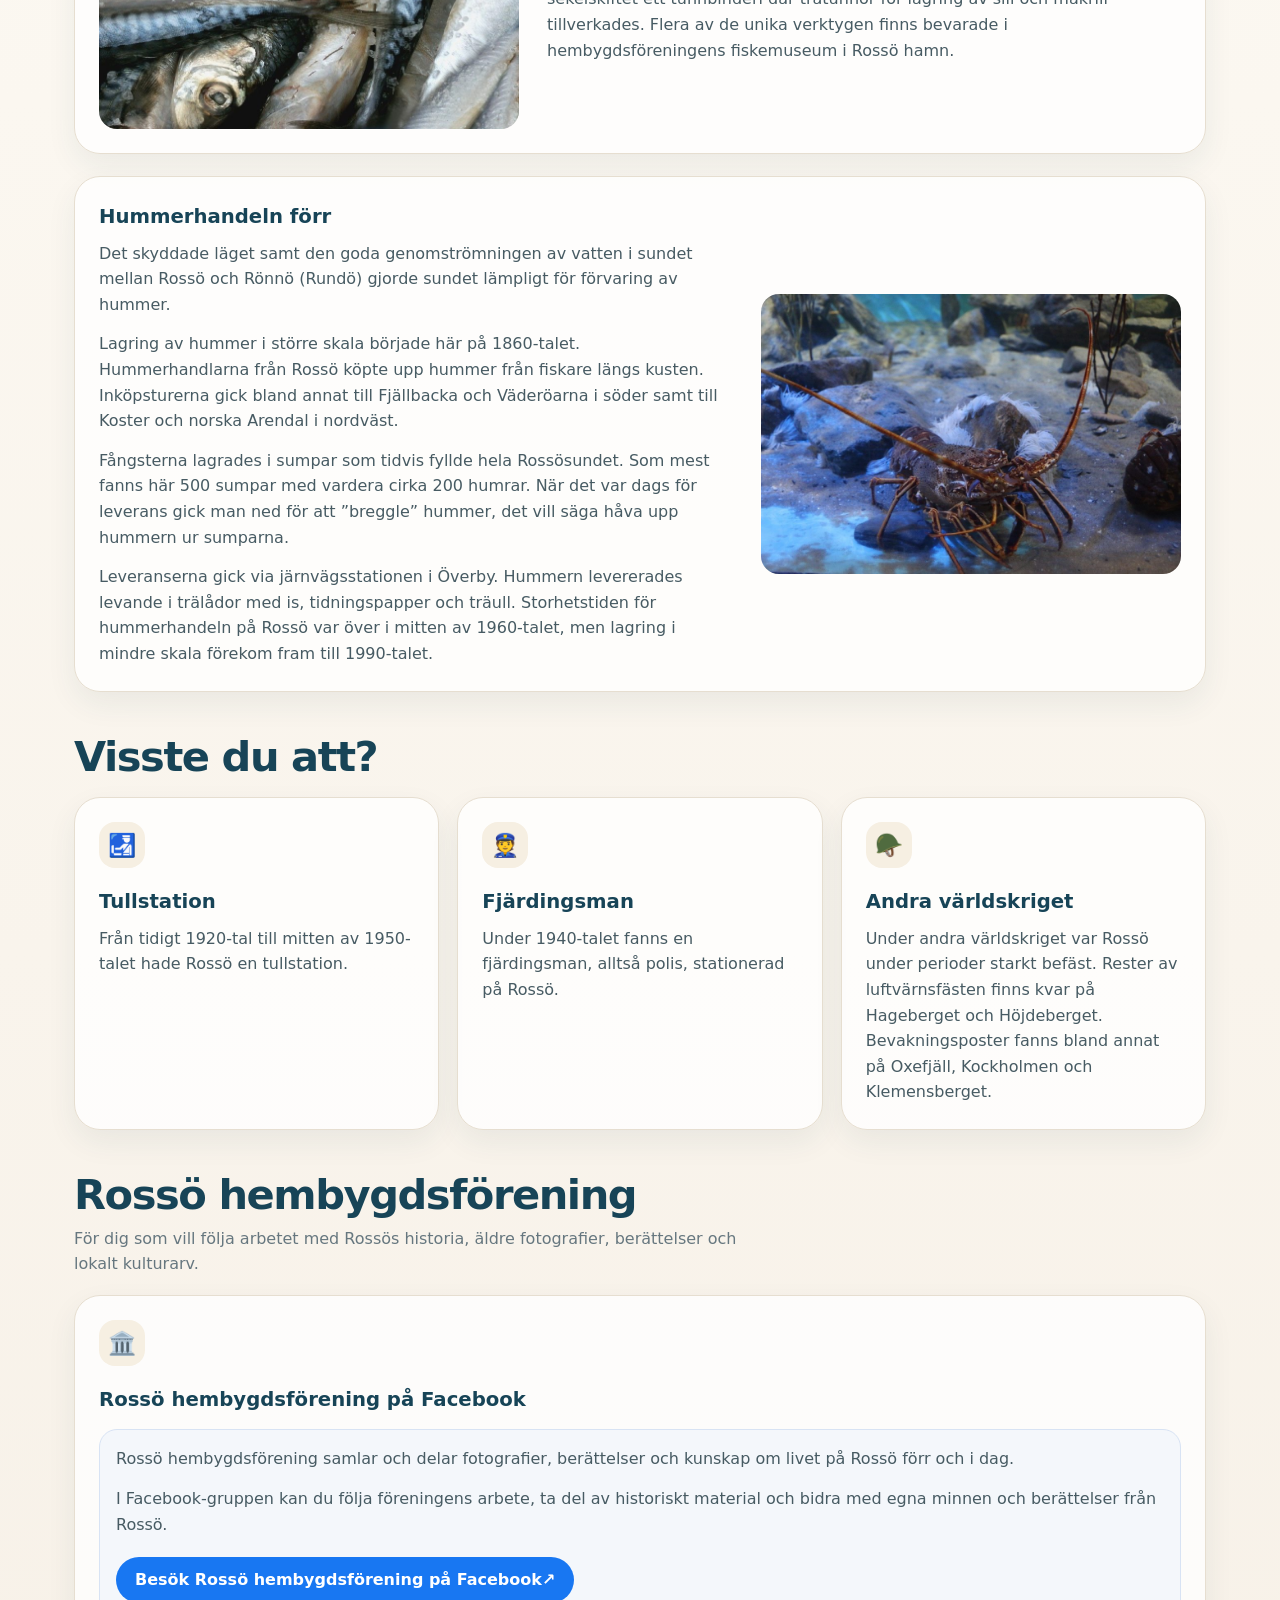
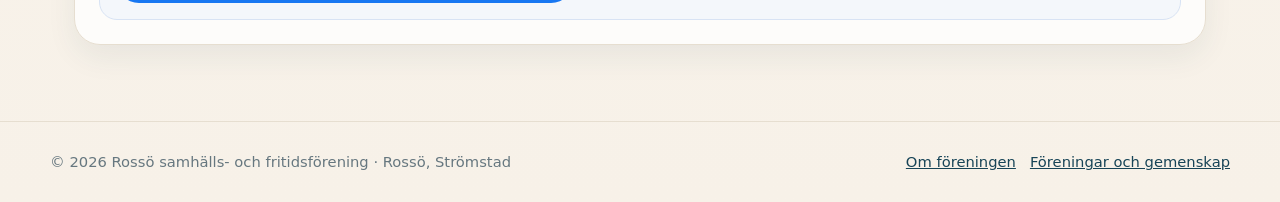
<file: history.html>
---
---
<!doctype html>
<html lang="sv">
<head>
  <meta charset="utf-8">
  <meta name="viewport" content="width=device-width, initial-scale=1">

  <title>Rossös historia | Rossö samhälls- och fritidsförening</title>

  <meta name="description"
        content="Rossös historia – hummerhandel, fiske, jordbruk, tullstation och livet vid havet.">

  <meta name="theme-color" content="#d53b1d">

  <link rel="canonical"
        href="https://www.rosso.nu/history.html">

  <meta property="og:title"
        content="Rossös historia | Rossö samhälls- och fritidsförening">

  <meta property="og:description"
        content="Rossös historia – hummerhandel, fiske, jordbruk, tullstation och livet vid havet.">

  <meta property="og:type" content="website">

  <meta property="og:url"
        content="https://www.rosso.nu/history.html">

  <meta property="og:image"
        content="https://www.rosso.nu/images/shared/red-crab.jpg">

  <meta property="og:image:alt"
        content="Röd krabba som symbol för Rossö samhälls- och fritidsförening">

  <link rel="stylesheet" href="css/style.css">

  <link rel="icon"
        type="image/png"
        sizes="32x32"
        href="images/shared/icons/red-crab-32.png">

  <link rel="icon"
        type="image/png"
        sizes="64x64"
        href="images/shared/icons/red-crab-64.png">

  <link rel="apple-touch-icon"
        href="images/shared/icons/red-crab-apple-touch-icon.png">
</head>

<body>

<a class="skip-link" href="#main-content">
  Hoppa till innehållet
</a>

{% include header.html %}

<section class="hero">

  <div class="hero-text">

    <div class="eyebrow">
      📜 Rossös historia
    </div>

    <h1>Rossö genom tiderna</h1>

    <p>
      Rossös historia präglas av havet, fisket, hummerhandeln,
      jordbruket och människorna som byggt upp ön genom generationer.
    </p>

    <div class="hero-actions">

      <a class="button primary"
         href="#history-story">
        Läs historien
      </a>

      <a class="button secondary"
         href="#hembygdsforeningen">
        Rossö hembygdsförening
      </a>

    </div>

  </div>

  <div class="hero-image">

    <article class="history-hero-card">

      <img src="images/history/hummer-sumpar.jpg"
           alt="Hummersumpar i vattnet vid Rossö">

      <h2>Hummercentrum</h2>

      <p>
        Rossö är känt för sin historia som hummercentrum.
        Tillsammans med Smögen var Rossö på 1920-talet
        hummerhandelns absoluta centrum.
      </p>

    </article>

  </div>

</section>

<main id="main-content">

  <section id="history-story">

    <div class="section-head">

      <div>

        <h2>Rossös historia</h2>

        <p>
          Berättelser om arbete och liv med ett ben i land
          och ett i sjön.
        </p>

      </div>

    </div>

    <article class="card history-article">

      <div class="history-text">

        <h3>På två ben</h3>

        <p>
          På Rossö har man alltid levt med ”ett ben i land och ett
          i sjön”. Båtbyggeri, tunnbinderi, sillsalteri och stenhuggeri
          var vid sidan av fisket huvudsakliga sysselsättningar.
          Fisket kombinerades ofta med jordbruk i liten skala.
        </p>

        <p>
          Fastigheterna var många och smala för att ge alla chans
          till ett stycke åkerjord, lite skog för brännvedens skull
          samt en strandrätt för fisket. På åkern odlades potatis,
          spannmål och grönsaker för husbehov. På södra Rossö fanns
          en kvarn där spannmål från öns åkrar maldes till mjöl.
          Rossö hyste en gång tre pensionat och många drygade,
          förr som nu, ut sina inkomster genom att hyra ut till
          badgäster sommartid.
        </p>

      </div>

      <div class="history-image">

        <img loading="lazy"
             src="images/history/slatter.jpg"
             alt="Slåtter på Rossö">

      </div>

    </article>

    <article class="card history-article">

      <div class="history-text">

        <h3>Fisket i centrum</h3>

        <p>
          För hundra år sedan bodde mer än 600 personer på Rossö
          och grannön Rundö. Det mesta kretsade kring fisket.
          I Rossö hamn låg fiskeskutorna på redden när de inte var
          på sillfiske utanför Island eller tjänstgjorde i fraktfart.
        </p>

        <p>
          Doften av saltad fisk kunde ligga tung över Långesand,
          som är namnet på Rossös största hamn. På stränderna längs
          sundet mellan Rossö och Rundö låg fram till mitten av
          1950-talet hundratals hummersumpar på tork i väntan på
          hösten och det för ön speciella hummerfisket. Rossö var
          under lång tid Sveriges näst största lagringsplats för hummer.
        </p>

        <p>
          På båda sidor av sundet fanns sillsalterier och på Rundö
          fanns fram till sekelskiftet ett tunnbinderi där trätunnor
          för lagring av sill och makrill tillverkades. Flera av de
          unika verktygen finns bevarade i hembygdsföreningens
          fiskemuseum i Rossö hamn.
        </p>

      </div>

      <div class="history-image">

        <img loading="lazy"
             src="images/history/fisket.jpg"
             alt="Fisket på Rossö">

      </div>

    </article>

    <article class="card history-article">

      <div class="history-text">

        <h3>Hummerhandeln förr</h3>

        <p>
          Det skyddade läget samt den goda genomströmningen av vatten
          i sundet mellan Rossö och Rönnö (Rundö) gjorde sundet
          lämpligt för förvaring av hummer.
        </p>

        <p>
          Lagring av hummer i större skala började här på 1860-talet.
          Hummerhandlarna från Rossö köpte upp hummer från fiskare
          längs kusten. Inköpsturerna gick bland annat till Fjällbacka
          och Väderöarna i söder samt till Koster och norska Arendal
          i nordväst.
        </p>

        <p>
          Fångsterna lagrades i sumpar som tidvis fyllde hela
          Rossösundet. Som mest fanns här 500 sumpar med vardera
          cirka 200 humrar. När det var dags för leverans gick man
          ned för att ”breggle” hummer, det vill säga håva upp
          hummern ur sumparna.
        </p>

        <p>
          Leveranserna gick via järnvägsstationen i Överby.
          Hummern levererades levande i trälådor med is, tidningspapper
          och träull. Storhetstiden för hummerhandeln på Rossö var över
          i mitten av 1960-talet, men lagring i mindre skala förekom
          fram till 1990-talet.
        </p>

      </div>

      <div class="history-image">

        <img loading="lazy"
             src="images/history/hummerhandel.jpg"
             alt="Hummerhandel på Rossö">

      </div>

    </article>

  </section>

  <section>

    <div class="section-head">

      <div>
        <h2>Visste du att?</h2>
      </div>

    </div>

    <div class="cards">

      <article class="card">

        <div class="card-icon">
          🛃
        </div>

        <h3>Tullstation</h3>

        <p>
          Från tidigt 1920-tal till mitten av 1950-talet hade
          Rossö en tullstation.
        </p>

      </article>

      <article class="card">

        <div class="card-icon">
          👮
        </div>

        <h3>Fjärdingsman</h3>

        <p>
          Under 1940-talet fanns en fjärdingsman, alltså polis,
          stationerad på Rossö.
        </p>

      </article>

      <article class="card">

        <div class="card-icon">
          🪖
        </div>

        <h3>Andra världskriget</h3>

        <p>
          Under andra världskriget var Rossö under perioder starkt
          befäst. Rester av luftvärnsfästen finns kvar på Hageberget
          och Höjdeberget. Bevakningsposter fanns bland annat på
          Oxefjäll, Kockholmen och Klemensberget.
        </p>

      </article>

    </div>

  </section>

  <section id="hembygdsforeningen">

    <div class="section-head">

      <div>

        <h2>Rossö hembygdsförening</h2>

        <p>
          För dig som vill följa arbetet med Rossös historia,
          äldre fotografier, berättelser och lokalt kulturarv.
        </p>

      </div>

    </div>

    <article class="card">

      <div class="card-icon">
        🏛️
      </div>

      <h3>Rossö hembygdsförening på Facebook</h3>

      <div class="fb-fallback">

        <p>
          Rossö hembygdsförening samlar och delar fotografier,
          berättelser och kunskap om livet på Rossö förr och i dag.
        </p>

        <p>
          I Facebook-gruppen kan du följa föreningens arbete,
          ta del av historiskt material och bidra med egna minnen
          och berättelser från Rossö.
        </p>

        <div class="card-actions">

          <a class="button facebook external-link"
             href="https://www.facebook.com/groups/551172959421816/"
             target="_blank"
             rel="noopener">

            Besök Rossö hembygdsförening på Facebook

          </a>

        </div>

      </div>

    </article>

  </section>

</main>

<footer>

  <div class="footer-inner">

    <span>
      © <span data-current-year></span>
      Rossö samhälls- och fritidsförening · Rossö, Strömstad
    </span>

    <span class="footer-links">

      <a href="about.html">
        Om föreningen
      </a>

      <a href="community.html">
        Föreningar och gemenskap
      </a>

    </span>

  </div>

</footer>

<script src="js/site.js"></script>

</body>
</html>
</file>
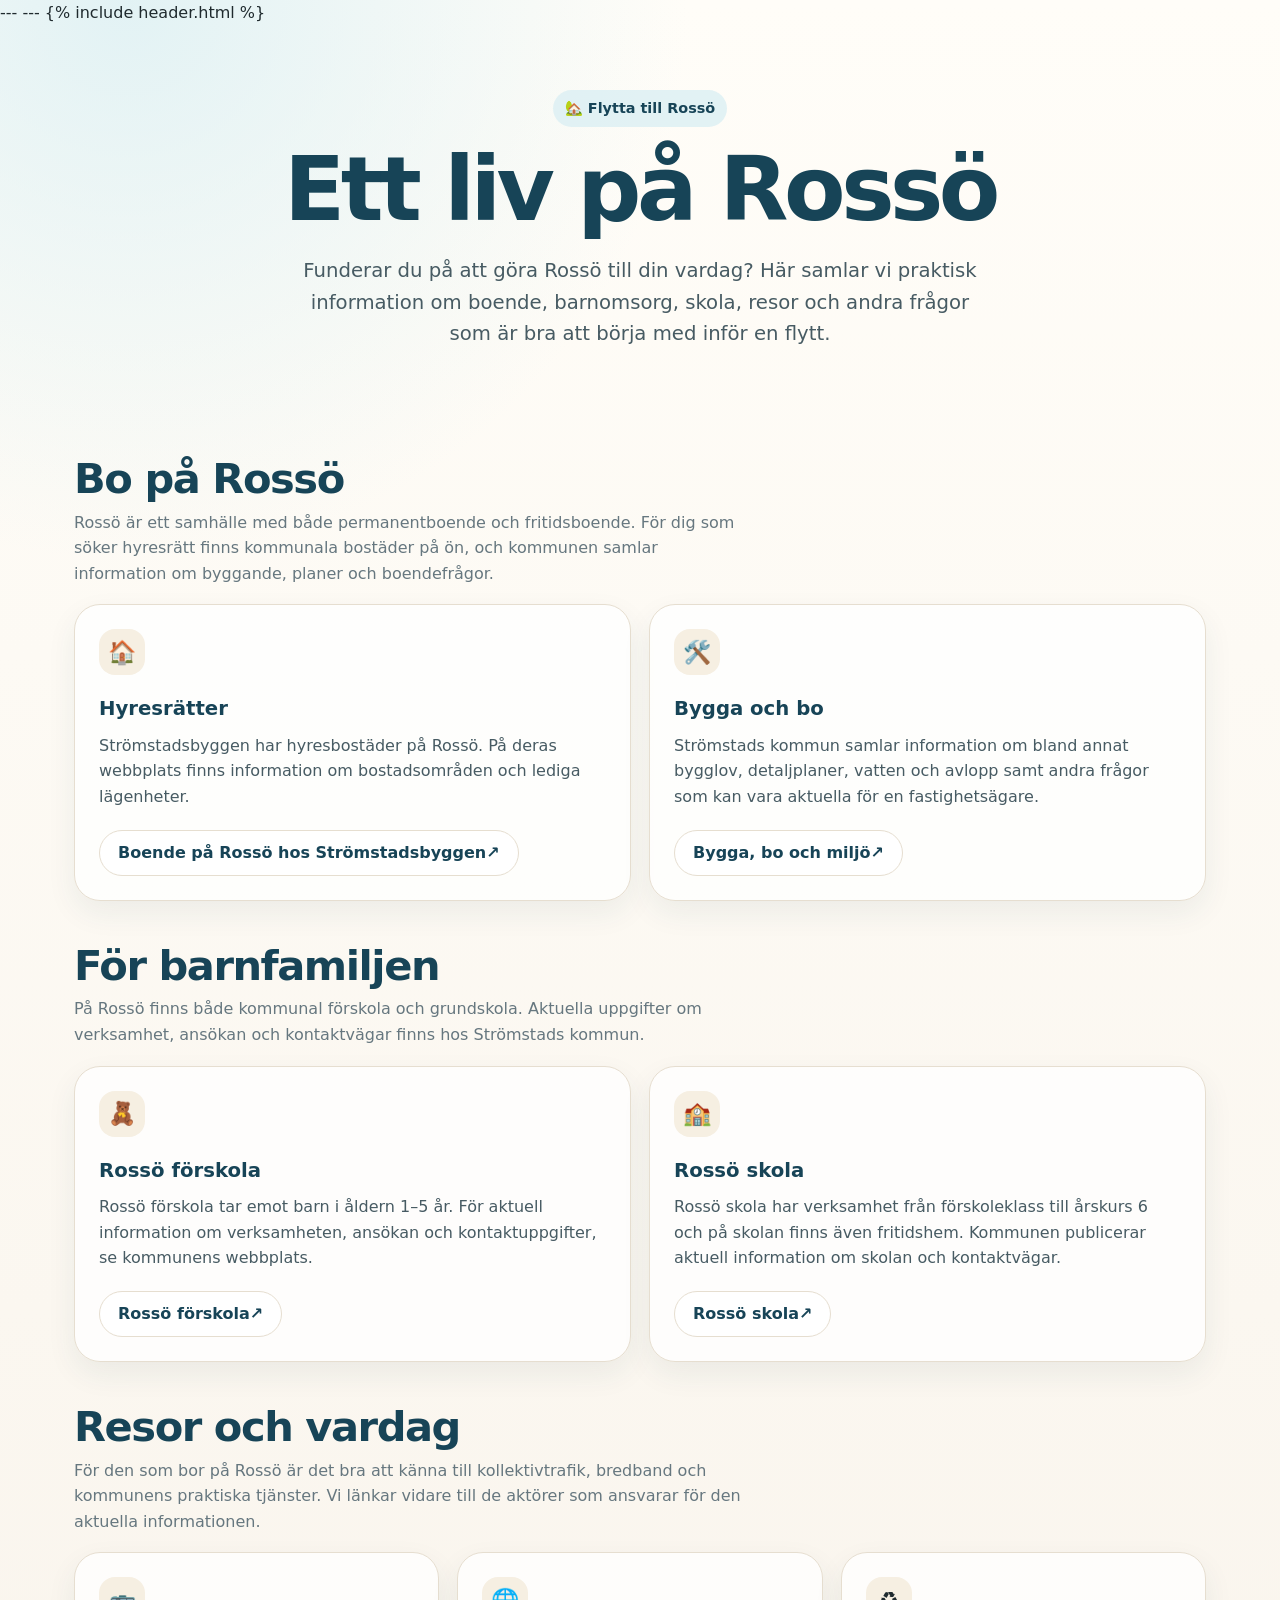
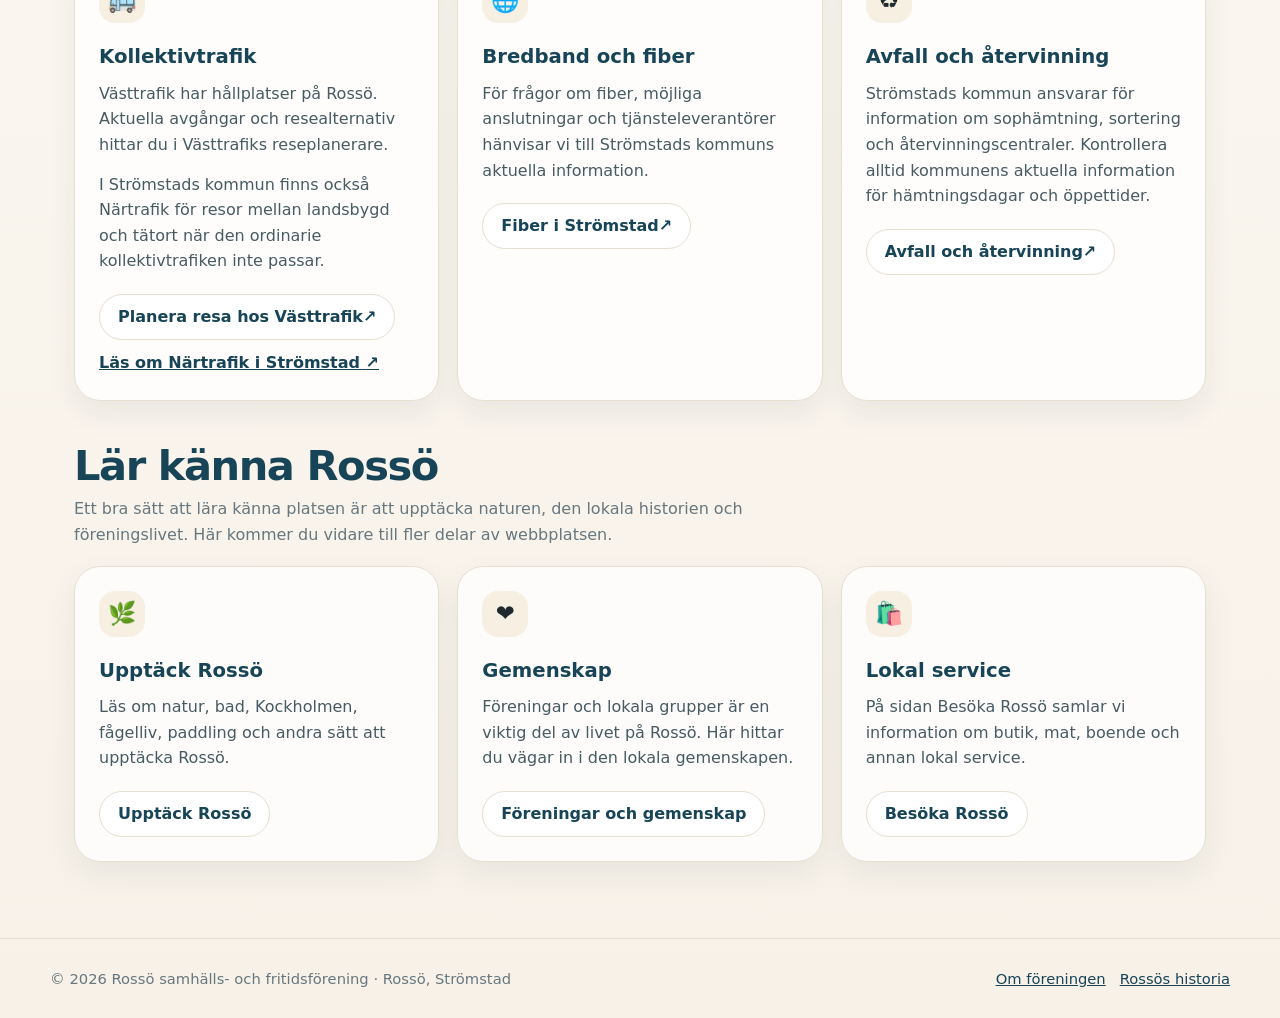
<file: move.html>
---
---
<!doctype html>
<html lang="sv">
<head>
  <meta charset="utf-8">
  <meta name="viewport" content="width=device-width, initial-scale=1">

  <title>Flytta till Rossö | Rossö samhälls- och fritidsförening</title>

  <meta name="description"
        content="Information för dig som funderar på att flytta till Rossö – boende, skola, förskola, resor och praktiska länkar.">

  <meta name="theme-color" content="#d53b1d">

  <link rel="canonical"
        href="https://www.rosso.nu/move.html">

  <meta property="og:title"
        content="Flytta till Rossö | Rossö samhälls- och fritidsförening">

  <meta property="og:description"
        content="Information för dig som funderar på att flytta till Rossö – boende, skola, förskola, resor och praktiska länkar.">

  <meta property="og:type" content="website">

  <meta property="og:url"
        content="https://www.rosso.nu/move.html">

  <meta property="og:image"
        content="https://www.rosso.nu/images/shared/red-crab.jpg">

  <meta property="og:image:alt"
        content="Röd krabba som symbol för Rossö samhälls- och fritidsförening">

  <link rel="stylesheet" href="css/style.css">

  <link rel="icon"
        type="image/png"
        sizes="32x32"
        href="images/shared/icons/red-crab-32.png">

  <link rel="icon"
        type="image/png"
        sizes="64x64"
        href="images/shared/icons/red-crab-64.png">

  <link rel="apple-touch-icon"
        href="images/shared/icons/red-crab-apple-touch-icon.png">
</head>

<body>

<a class="skip-link" href="#main-content">
  Hoppa till innehållet
</a>

{% include header.html %}

<section class="page-hero">

  <div class="eyebrow">
    🏡 Flytta till Rossö
  </div>

  <h1>Ett liv på Rossö</h1>

  <p>
    Funderar du på att göra Rossö till din vardag? Här samlar vi
    praktisk information om boende, barnomsorg, skola, resor och
    andra frågor som är bra att börja med inför en flytt.
  </p>

</section>

<main id="main-content">

  <section>

    <div class="section-head">

      <div>

        <h2>Bo på Rossö</h2>

        <p>
          Rossö är ett samhälle med både permanentboende och fritidsboende.
          För dig som söker hyresrätt finns kommunala bostäder på ön,
          och kommunen samlar information om byggande, planer och boendefrågor.
        </p>

      </div>

    </div>

    <div class="cards two">

      <article class="card">

        <div class="card-icon">
          🏠
        </div>

        <h3>Hyresrätter</h3>

        <p>
          Strömstadsbyggen har hyresbostäder på Rossö. På deras webbplats
          finns information om bostadsområden och lediga lägenheter.
        </p>

        <div class="card-actions">

          <a class="button secondary external-link"
             href="https://stromstadsbyggen.se/for-sokande/har-ar-vara-bostadsomraden/skee-2-2-2-3-2-2-2/"
             target="_blank"
             rel="noopener">
            Boende på Rossö hos Strömstadsbyggen
          </a>

        </div>

      </article>

      <article class="card">

        <div class="card-icon">
          🛠️
        </div>

        <h3>Bygga och bo</h3>

        <p>
          Strömstads kommun samlar information om bland annat bygglov,
          detaljplaner, vatten och avlopp samt andra frågor som kan vara
          aktuella för en fastighetsägare.
        </p>

        <div class="card-actions">

          <a class="button secondary external-link"
             href="https://www.stromstad.se/byggaboochmiljo.4.b5400fe1453b28b6b7e3eb.html"
             target="_blank"
             rel="noopener">
            Bygga, bo och miljö
          </a>

        </div>

      </article>

    </div>

  </section>

  <section>

    <div class="section-head">

      <div>

        <h2>För barnfamiljen</h2>

        <p>
          På Rossö finns både kommunal förskola och grundskola.
          Aktuella uppgifter om verksamhet, ansökan och kontaktvägar
          finns hos Strömstads kommun.
        </p>

      </div>

    </div>

    <div class="cards two">

      <article class="card">

        <div class="card-icon">
          🧸
        </div>

        <h3>Rossö förskola</h3>

        <p>
          Rossö förskola tar emot barn i åldern 1–5 år. För aktuell
          information om verksamheten, ansökan och kontaktuppgifter,
          se kommunens webbplats.
        </p>

        <div class="card-actions">

          <a class="button secondary external-link"
             href="https://www.stromstad.se/barnochutbildning/forskola/varaforskolor/rossoforskola.4.14c03e7214b314b68823a644.html"
             target="_blank"
             rel="noopener">
            Rossö förskola
          </a>

        </div>

      </article>

      <article class="card">

        <div class="card-icon">
          🏫
        </div>

        <h3>Rossö skola</h3>

        <p>
          Rossö skola har verksamhet från förskoleklass till årskurs 6
          och på skolan finns även fritidshem. Kommunen publicerar aktuell
          information om skolan och kontaktvägar.
        </p>

        <div class="card-actions">

          <a class="button secondary external-link"
             href="https://www.stromstad.se/barnochutbildning/grundskola/varagrundskolor/rossoskola.4.537bc1111659f1dd15e4436.html"
             target="_blank"
             rel="noopener">
            Rossö skola
          </a>

        </div>

      </article>

    </div>

  </section>

  <section>

    <div class="section-head">

      <div>

        <h2>Resor och vardag</h2>

        <p>
          För den som bor på Rossö är det bra att känna till kollektivtrafik,
          bredband och kommunens praktiska tjänster. Vi länkar vidare till
          de aktörer som ansvarar för den aktuella informationen.
        </p>

      </div>

    </div>

    <div class="cards">

      <article class="card">

        <div class="card-icon">
          🚌
        </div>

        <h3>Kollektivtrafik</h3>

        <p>
          Västtrafik har hållplatser på Rossö. Aktuella avgångar och
          resealternativ hittar du i Västtrafiks reseplanerare.
        </p>

        <p>
          I Strömstads kommun finns också Närtrafik för resor mellan
          landsbygd och tätort när den ordinarie kollektivtrafiken inte passar.
        </p>

        <div class="card-actions">

          <a class="button secondary external-link"
             href="https://www.vasttrafik.se/reseplanering/"
             target="_blank"
             rel="noopener">
            Planera resa hos Västtrafik
          </a>

          <a class="text-link external-link"
             href="https://www.vasttrafik.se/reseplanering/anropsstyrd-trafik/nartrafik/stromstad/"
             target="_blank"
             rel="noopener">
            Läs om Närtrafik i Strömstad
          </a>

        </div>

      </article>

      <article class="card">

        <div class="card-icon">
          🌐
        </div>

        <h3>Bredband och fiber</h3>

        <p>
          För frågor om fiber, möjliga anslutningar och tjänsteleverantörer
          hänvisar vi till Strömstads kommuns aktuella information.
        </p>

        <div class="card-actions">

          <a class="button secondary external-link"
             href="https://www.stromstad.se/trafikochinfrastruktur/fiberistromstad.4.b5400fe1453b28b6b71db67.html"
             target="_blank"
             rel="noopener">
            Fiber i Strömstad
          </a>

        </div>

      </article>

      <article class="card">

        <div class="card-icon">
          ♻️
        </div>

        <h3>Avfall och återvinning</h3>

        <p>
          Strömstads kommun ansvarar för information om sophämtning,
          sortering och återvinningscentraler. Kontrollera alltid kommunens
          aktuella information för hämtningsdagar och öppettider.
        </p>

        <div class="card-actions">

          <a class="button secondary external-link"
             href="https://www.stromstad.se/byggaboochmiljo/avfallochatervinning.4.b5400fe1453b28b6b71cd53.html"
             target="_blank"
             rel="noopener">
            Avfall och återvinning
          </a>

        </div>

      </article>

    </div>

  </section>

  <section>

    <div class="section-head">

      <div>

        <h2>Lär känna Rossö</h2>

        <p>
          Ett bra sätt att lära känna platsen är att upptäcka naturen,
          den lokala historien och föreningslivet. Här kommer du vidare
          till fler delar av webbplatsen.
        </p>

      </div>

    </div>

    <div class="cards">

      <article class="card">

        <div class="card-icon">
          🌿
        </div>

        <h3>Upptäck Rossö</h3>

        <p>
          Läs om natur, bad, Kockholmen, fågelliv, paddling och andra
          sätt att upptäcka Rossö.
        </p>

        <div class="card-actions">
          <a class="button secondary" href="discover.html">
            Upptäck Rossö
          </a>
        </div>

      </article>

      <article class="card">

        <div class="card-icon">
          ❤️
        </div>

        <h3>Gemenskap</h3>

        <p>
          Föreningar och lokala grupper är en viktig del av livet på Rossö.
          Här hittar du vägar in i den lokala gemenskapen.
        </p>

        <div class="card-actions">
          <a class="button secondary" href="community.html">
            Föreningar och gemenskap
          </a>
        </div>

      </article>

      <article class="card">

        <div class="card-icon">
          🛍️
        </div>

        <h3>Lokal service</h3>

        <p>
          På sidan Besöka Rossö samlar vi information om butik,
          mat, boende och annan lokal service.
        </p>

        <div class="card-actions">
          <a class="button secondary" href="visit.html">
            Besöka Rossö
          </a>
        </div>

      </article>

    </div>

  </section>

</main>

<footer>

  <div class="footer-inner">

    <span>
      © <span data-current-year></span>
      Rossö samhälls- och fritidsförening · Rossö, Strömstad
    </span>

    <span class="footer-links">

      <a href="about.html">
        Om föreningen
      </a>

      <a href="history.html">
        Rossös historia
      </a>

    </span>

  </div>

</footer>

<script src="js/site.js"></script>

</body>
</html>
</file>
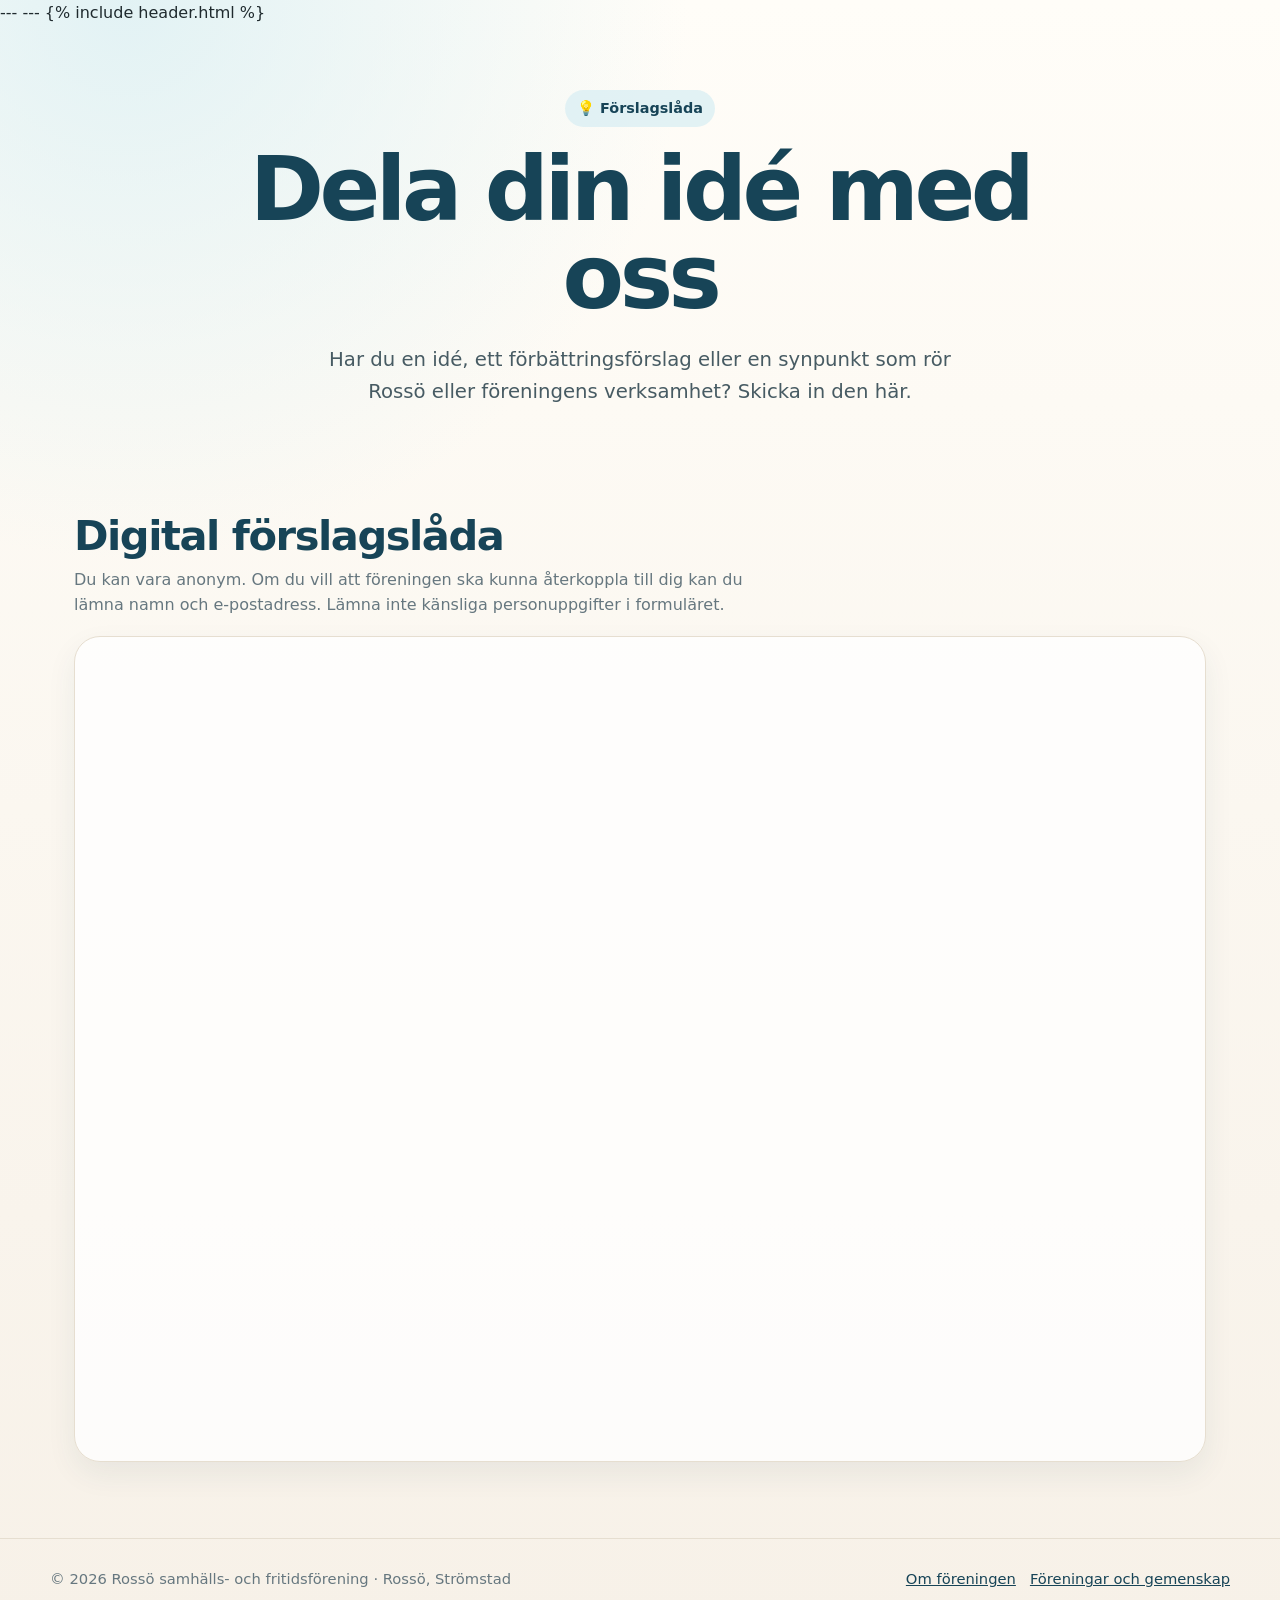
<file: suggestions.html>
---
---
<!doctype html>
<html lang="sv">
<head>
  <meta charset="utf-8">
  <meta name="viewport" content="width=device-width, initial-scale=1">

  <title>Förslagslåda | Rossö samhälls- och fritidsförening</title>

  <meta name="description"
        content="Skicka in idéer, förbättringsförslag och synpunkter som rör Rossö eller föreningens verksamhet.">

  <meta name="theme-color" content="#d53b1d">

  <link rel="canonical"
        href="https://www.rosso.nu/suggestions.html">

  <meta property="og:title"
        content="Förslagslåda | Rossö samhälls- och fritidsförening">

  <meta property="og:description"
        content="Skicka in idéer, förbättringsförslag och synpunkter som rör Rossö eller föreningens verksamhet.">

  <meta property="og:type" content="website">

  <meta property="og:url"
        content="https://www.rosso.nu/suggestions.html">

  <meta property="og:image"
        content="https://www.rosso.nu/images/shared/red-crab.jpg">

  <meta property="og:image:alt"
        content="Röd krabba som symbol för Rossö samhälls- och fritidsförening">

  <link rel="stylesheet" href="css/style.css">

  <link rel="icon"
        type="image/png"
        sizes="32x32"
        href="images/shared/icons/red-crab-32.png">

  <link rel="icon"
        type="image/png"
        sizes="64x64"
        href="images/shared/icons/red-crab-64.png">

  <link rel="apple-touch-icon"
        href="images/shared/icons/red-crab-apple-touch-icon.png">

  <style>
    .suggestion-form-card {
      padding: clamp(18px, 3vw, 32px);
    }

    .suggestion-form-frame {
      display: block;
      width: 100%;
      min-height: 760px;
      border: 0;
    }

    @media (max-width: 700px) {
      .suggestion-form-frame {
        min-height: 900px;
      }
    }
  </style>
</head>

<body>

<a class="skip-link" href="#main-content">
  Hoppa till innehållet
</a>

{% include header.html %}

<section class="page-hero">

  <div class="eyebrow">
    💡 Förslagslåda
  </div>

  <h1>Dela din idé med oss</h1>

  <p>
    Har du en idé, ett förbättringsförslag eller en synpunkt som rör
    Rossö eller föreningens verksamhet? Skicka in den här.
  </p>

</section>

<main id="main-content">

  <section>

    <div class="section-head">

      <div>

        <h2>Digital förslagslåda</h2>

        <p>
          Du kan vara anonym. Om du vill att föreningen ska kunna
          återkoppla till dig kan du lämna namn och e-postadress.
          Lämna inte känsliga personuppgifter i formuläret.
        </p>

      </div>

    </div>

    <article class="card suggestion-form-card">

      <iframe
        class="suggestion-form-frame"
        src="https://forms.microsoft.com/Pages/ResponsePage.aspx?id=RrZXYuo-lkiis8ST6SaueyDEY4o4AlJLqgwsbv_QCZ1URTJMUEVaQ0I3NkJXUlBQRVNRV0dWVDhaSy4u&embed=true"
        title="Digital förslagslåda för Rossö samhälls- och fritidsförening"
        frameborder="0"
        marginwidth="0"
        marginheight="0"
        allowfullscreen
        webkitallowfullscreen
        mozallowfullscreen
        msallowfullscreen>
      </iframe>

    </article>

  </section>

</main>

<footer>

  <div class="footer-inner">

    <span>
      © <span data-current-year></span>
      Rossö samhälls- och fritidsförening · Rossö, Strömstad
    </span>

    <span class="footer-links">

      <a href="about.html">
        Om föreningen
      </a>

      <a href="community.html">
        Föreningar och gemenskap
      </a>

    </span>

  </div>

</footer>

<script src="js/site.js"></script>

</body>
</html>
</file>
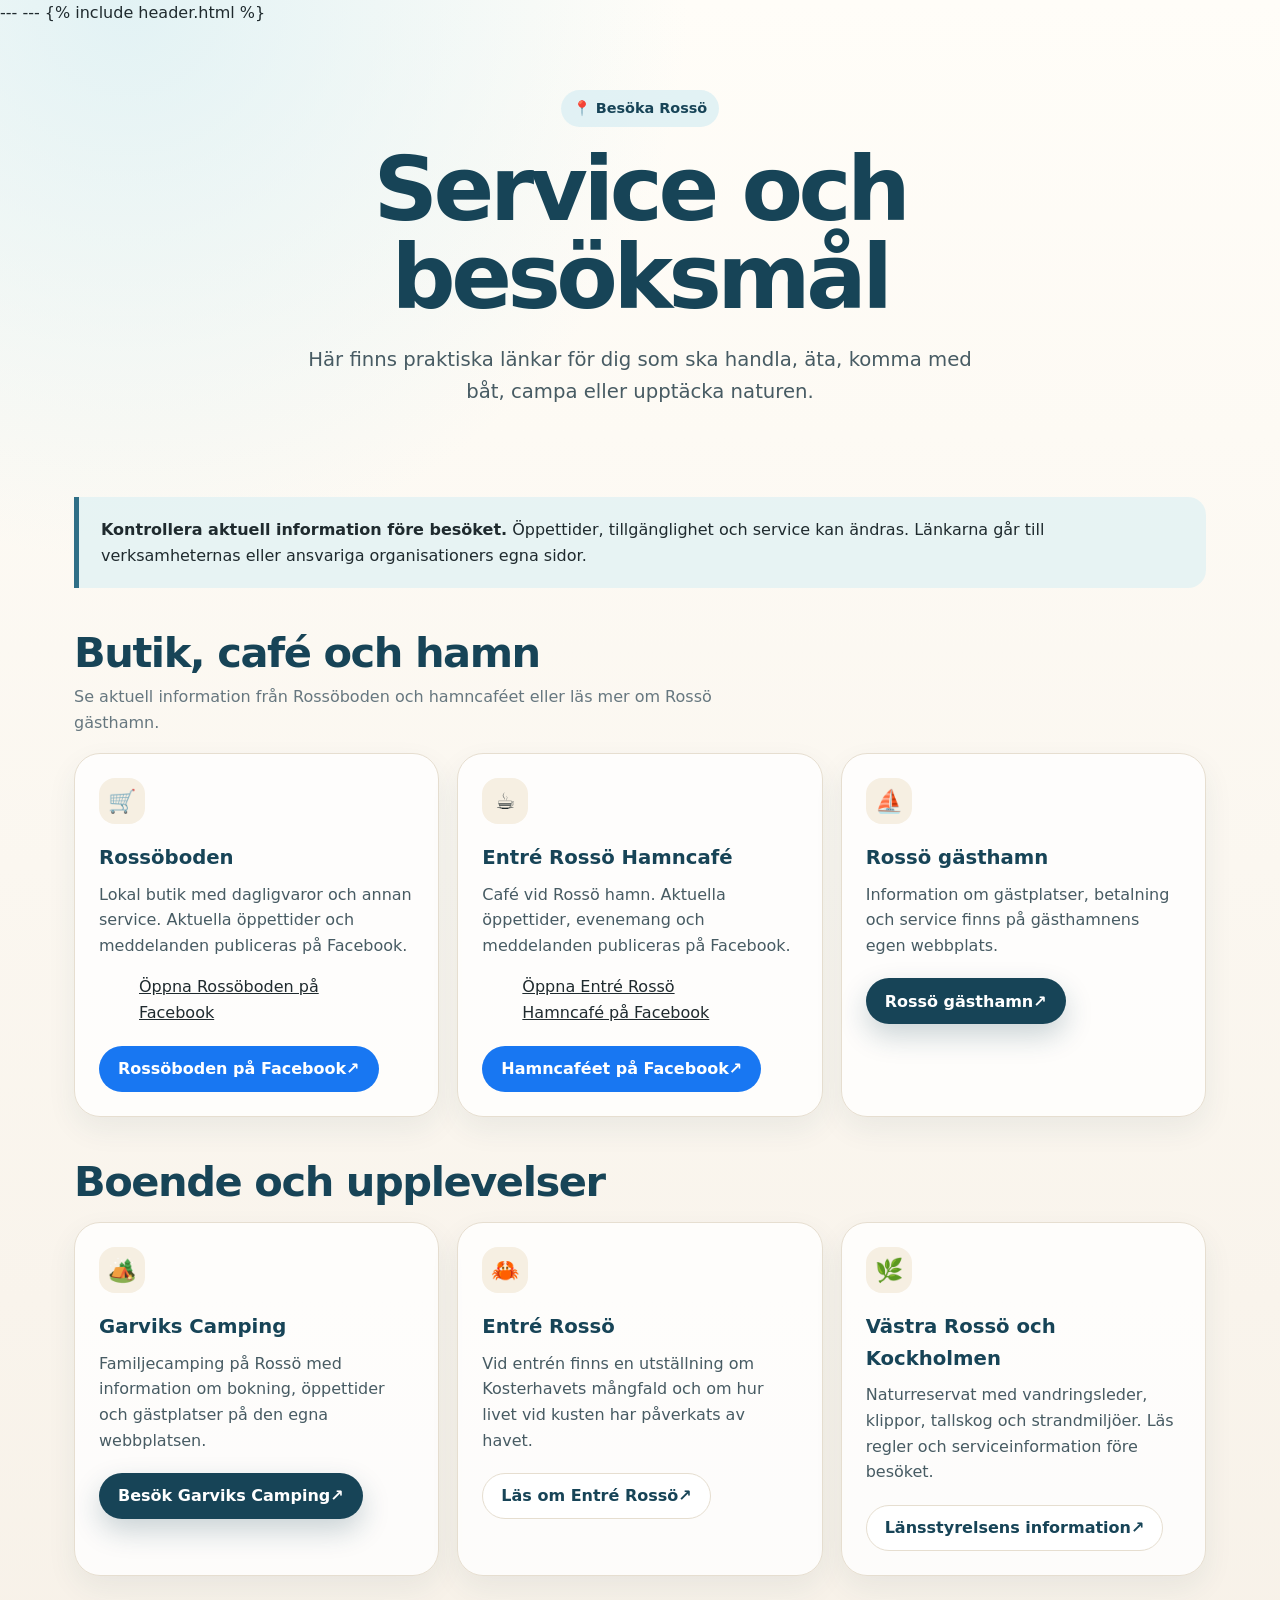
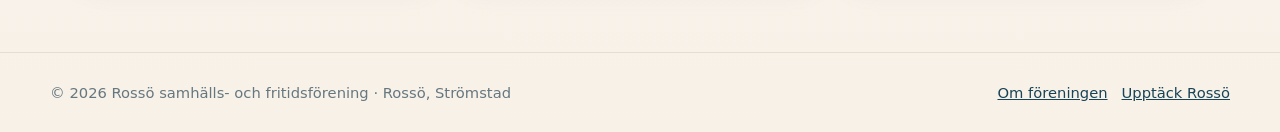
<file: visit.html>
---
---
<!doctype html>
<html lang="sv">
<head>
  <meta charset="utf-8">
  <meta name="viewport" content="width=device-width, initial-scale=1">

  <title>Besöka Rossö | Rossö samhälls- och fritidsförening</title>

  <meta name="description"
        content="Butik, hamncafé, gästhamn, camping och besöksmål på Rossö.">

  <meta name="theme-color" content="#d53b1d">

  <link rel="canonical"
        href="https://www.rosso.nu/visit.html">

  <meta property="og:title"
        content="Besöka Rossö | Rossö samhälls- och fritidsförening">

  <meta property="og:description"
        content="Butik, hamncafé, gästhamn, camping och besöksmål på Rossö.">

  <meta property="og:type" content="website">

  <meta property="og:url"
        content="https://www.rosso.nu/visit.html">

  <meta property="og:image"
        content="https://www.rosso.nu/images/shared/red-crab.jpg">

  <meta property="og:image:alt"
        content="Röd krabba som symbol för Rossö samhälls- och fritidsförening">

  <link rel="stylesheet" href="css/style.css">

  <link rel="icon"
        type="image/png"
        sizes="32x32"
        href="images/shared/icons/red-crab-32.png">

  <link rel="icon"
        type="image/png"
        sizes="64x64"
        href="images/shared/icons/red-crab-64.png">

  <link rel="apple-touch-icon"
        href="images/shared/icons/red-crab-apple-touch-icon.png">
</head>

<body>

<a class="skip-link" href="#main-content">
  Hoppa till innehållet
</a>

{% include header.html %}

<section class="page-hero">

  <div class="eyebrow">
    📍 Besöka Rossö
  </div>

  <h1>Service och besöksmål</h1>

  <p>
    Här finns praktiska länkar för dig som ska handla, äta,
    komma med båt, campa eller upptäcka naturen.
  </p>

</section>

<main id="main-content">

  <div class="notice">

    <p>
      <strong>Kontrollera aktuell information före besöket.</strong>
      Öppettider, tillgänglighet och service kan ändras. Länkarna
      går till verksamheternas eller ansvariga organisationers
      egna sidor.
    </p>

  </div>

  <section>

    <div class="section-head">

      <div>

        <h2>Butik, café och hamn</h2>

        <p>
          Se aktuell information från Rossöboden och hamncaféet
          eller läs mer om Rossö gästhamn.
        </p>

      </div>

    </div>

    <div class="cards">

      <article class="card">

        <div class="card-icon">
          🛒
        </div>

        <h3>Rossöboden</h3>

        <p>
          Lokal butik med dagligvaror och annan service. Aktuella
          öppettider och meddelanden publiceras på Facebook.
        </p>

        <div class="fb-page"
             data-href="https://www.facebook.com/bodenrosso"
             data-tabs="timeline"
             data-width="340"
             data-height="500"
             data-small-header="false"
             data-adapt-container-width="true"
             data-hide-cover="false"
             data-show-facepile="false">

          <blockquote
            cite="https://www.facebook.com/bodenrosso"
            class="fb-xfbml-parse-ignore">

            <a href="https://www.facebook.com/bodenrosso"
               target="_blank"
               rel="noopener">

              Öppna Rossöboden på Facebook

            </a>

          </blockquote>

        </div>

        <div class="card-actions">

          <a class="button facebook external-link"
             href="https://www.facebook.com/bodenrosso"
             target="_blank"
             rel="noopener">

            Rossöboden på Facebook

          </a>

        </div>

      </article>

      <article class="card">

        <div class="card-icon">
          ☕
        </div>

        <h3>Entré Rossö Hamncafé</h3>

        <p>
          Café vid Rossö hamn. Aktuella öppettider, evenemang
          och meddelanden publiceras på Facebook.
        </p>

        <div class="fb-page"
             data-href="https://www.facebook.com/Kosterhavetentrerosso"
             data-tabs="timeline"
             data-width="340"
             data-height="500"
             data-small-header="false"
             data-adapt-container-width="true"
             data-hide-cover="false"
             data-show-facepile="false">

          <blockquote
            cite="https://www.facebook.com/Kosterhavetentrerosso"
            class="fb-xfbml-parse-ignore">

            <a href="https://www.facebook.com/Kosterhavetentrerosso"
               target="_blank"
               rel="noopener">

              Öppna Entré Rossö Hamncafé på Facebook

            </a>

          </blockquote>

        </div>

        <div class="card-actions">

          <a class="button facebook external-link"
             href="https://www.facebook.com/Kosterhavetentrerosso"
             target="_blank"
             rel="noopener">

            Hamncaféet på Facebook

          </a>

        </div>

      </article>

      <article class="card">

        <div class="card-icon">
          ⛵
        </div>

        <h3>Rossö gästhamn</h3>

        <p>
          Information om gästplatser, betalning och service finns
          på gästhamnens egen webbplats.
        </p>

        <div class="card-actions">

          <a class="button primary external-link"
             href="https://rossohamn.stromstad.se/"
             target="_blank"
             rel="noopener">

            Rossö gästhamn

          </a>

        </div>

      </article>

    </div>

  </section>

  <section>

    <div class="section-head">

      <div>
        <h2>Boende och upplevelser</h2>
      </div>

    </div>

    <div class="cards">

      <article class="card">

        <div class="card-icon">
          🏕️
        </div>

        <h3>Garviks Camping</h3>

        <p>
          Familjecamping på Rossö med information om bokning,
          öppettider och gästplatser på den egna webbplatsen.
        </p>

        <div class="card-actions">

          <a class="button primary external-link"
             href="https://garvikscamping.se/"
             target="_blank"
             rel="noopener">

            Besök Garviks Camping

          </a>

        </div>

      </article>

      <article class="card">

        <div class="card-icon">
          🦀
        </div>

        <h3>Entré Rossö</h3>

        <p>
          Vid entrén finns en utställning om Kosterhavets mångfald
          och om hur livet vid kusten har påverkats av havet.
        </p>

        <div class="card-actions">

          <a class="button secondary external-link"
             href="https://www.sverigesnationalparker.se/park/kosterhavets-nationalpark/upplevelser/rosso-entre/"
             target="_blank"
             rel="noopener">

            Läs om Entré Rossö

          </a>

        </div>

      </article>

      <article class="card">

        <div class="card-icon">
          🌿
        </div>

        <h3>Västra Rossö och Kockholmen</h3>

        <p>
          Naturreservat med vandringsleder, klippor, tallskog och
          strandmiljöer. Läs regler och serviceinformation före besöket.
        </p>

        <div class="card-actions">

          <a class="button secondary external-link"
             href="https://www.lansstyrelsen.se/vastra-gotaland/besoksmal/naturreservat/vastra-rosso-och-kockholmen.html"
             target="_blank"
             rel="noopener">

            Länsstyrelsens information

          </a>

        </div>

      </article>

    </div>

  </section>

</main>

<footer>

  <div class="footer-inner">

    <span>
      © <span data-current-year></span>
      Rossö samhälls- och fritidsförening · Rossö, Strömstad
    </span>

    <span class="footer-links">

      <a href="about.html">
        Om föreningen
      </a>

      <a href="discover.html">
        Upptäck Rossö
      </a>

    </span>

  </div>

</footer>

<div id="fb-root"></div>

<script async
        defer
        crossorigin="anonymous"
        src="https://connect.facebook.net/sv_SE/sdk.js#xfbml=1&version=v23.0">
</script>

<script src="js/site.js"></script>

</body>
</html>
</file>
<file: css/style.css>
:root {
  --sea: #2f6f87;
  --sea-dark: #174457;
  --sky: #dff1f4;
  --sand: #f6efe2;
  --white: #ffffff;
  --text: #1f2a2e;
  --muted: #66777f;
  --line: #e6ded0;
  --facebook: #1877f2;
  --shadow: 0 18px 45px rgba(31, 72, 86, .13);
  --content-width: 1180px;
}

* { box-sizing: border-box; }
html { scroll-behavior: smooth; }
body {
  margin: 0;
  font-family: system-ui, -apple-system, BlinkMacSystemFont, "Segoe UI", sans-serif;
  color: var(--text);
  background:
    radial-gradient(circle at 10% 0%, rgba(223, 241, 244, .9), transparent 35rem),
    linear-gradient(180deg, #fffdf8 0%, #f7f1e8 100%);
  line-height: 1.6;
}

img { max-width: 100%; }
a { color: inherit; }

.skip-link {
  position: fixed;
  left: 16px;
  top: -80px;
  z-index: 100;
  padding: 10px 16px;
  border-radius: 10px;
  background: var(--sea-dark);
  color: #fff;
}
.skip-link:focus { top: 12px; }

.site-header {
  position: sticky;
  top: 0;
  z-index: 20;
  background: rgba(255, 253, 248, .9);
  border-bottom: 1px solid rgba(230, 222, 208, .9);
  backdrop-filter: blur(12px);
}
.header-inner {
  max-width: var(--content-width);
  margin: 0 auto;
  padding: 16px 24px;
  display: flex;
  align-items: center;
  justify-content: space-between;
  gap: 16px;
}
.brand {
  min-width: 230px;
  display: flex;
  align-items: center;
  gap: 12px;
  text-decoration: none;
}
.brand-mark {
  width: 42px;
  height: 42px;
  border-radius: 12px;
  object-fit: cover;
  display: block;
  box-shadow: 0 8px 22px rgba(47, 111, 135, .22);
}
.brand strong {
  display: block;
  color: var(--sea-dark);
  font-size: 1.02rem;
  line-height: 1.2;
}
.brand span span {
  display: block;
  margin-top: 1px;
  color: var(--muted);
  font-size: .86rem;
}
nav ul {
  list-style: none;
  padding: 0;
  margin: 0;
  display: flex;
  flex-wrap: nowrap;
  justify-content: flex-end;
  gap: 2px;
}
nav a {
  display: block;
  padding: 8px 7px;
  border-radius: 999px;
  color: var(--sea-dark);
  font-size: .89rem;
  white-space: nowrap;
  text-decoration: none;
}
nav a:hover,
nav a:focus-visible,
nav a[aria-current="page"] {
  background: var(--sky);
  outline: none;
}
nav a[aria-current="page"] { font-weight: 750; }

.hero,
.page-hero {
  max-width: var(--content-width);
  margin: 0 auto;
  padding: 64px 24px 36px;
}
.hero {
  display: grid;
  grid-template-columns: 1.05fr .95fr;
  gap: 38px;
  align-items: center;
}
.page-hero { max-width: 920px; text-align: center; }
.eyebrow {
  display: inline-flex;
  align-items: center;
  gap: 8px;
  margin-bottom: 18px;
  padding: 7px 12px;
  border-radius: 999px;
  background: rgba(223, 241, 244, .88);
  color: var(--sea-dark);
  font-size: .9rem;
  font-weight: 700;
}
.hero h1,
.page-hero h1 {
  margin: 0;
  color: var(--sea-dark);
  font-size: clamp(2.6rem, 7vw, 5.6rem);
  line-height: .99;
  letter-spacing: -.05em;
}
.hero h1 span { display: block; color: var(--sea); }
.hero p,
.page-hero p {
  max-width: 680px;
  margin: 22px auto 0;
  color: #475b63;
  font-size: clamp(1.05rem, 2vw, 1.23rem);
}
.hero-text p { margin-left: 0; }
.hero-actions {
  display: flex;
  flex-wrap: wrap;
  gap: 12px;
  margin-top: 30px;
}
.page-hero .hero-actions { justify-content: center; }
.button {
  display: inline-flex;
  align-items: center;
  justify-content: center;
  min-height: 46px;
  padding: 0 18px;
  border: 1px solid transparent;
  border-radius: 999px;
  font-weight: 750;
  text-decoration: none;
}
.button.primary {
  background: var(--sea-dark);
  color: #fff;
  box-shadow: 0 12px 28px rgba(23, 68, 87, .22);
}
.button.secondary {
  border-color: var(--line);
  background: #fff;
  color: var(--sea-dark);
}
.button.facebook { background: var(--facebook); color: #fff; }
.button:hover { transform: translateY(-1px); }

.hero-image {
  position: relative;
  min-height: 480px;
  overflow: hidden;
  border-radius: 34px;
  background: linear-gradient(135deg, var(--sky), var(--sand));
  box-shadow: var(--shadow);
}
#hero-media-container { position: absolute; inset: 0; }
.hero-background {
  width: 100%;
  height: 100%;
  background-position: center;
  background-size: cover;
  animation: hero-fade .45s ease-out;
}
.hero-video { width: 100%; height: 100%; object-fit: cover; }
@keyframes hero-fade { from { opacity: .35; } to { opacity: 1; } }
.hero-note {
  display: none;
  position: absolute;
  left: 22px;
  right: 22px;
  bottom: 22px;
  z-index: 2;
  padding: 18px;
  border: 1px solid rgba(255,255,255,.8);
  border-radius: 22px;
  background: rgba(255,255,255,.88);
  color: var(--sea-dark);
  backdrop-filter: blur(10px);
}
.hero-note strong {
  display: block;
}

main {
  max-width: var(--content-width);
  margin: 0 auto;
  padding: 28px 24px 76px;
}
section[id] { scroll-margin-top: 100px; }
.section-head {
  display: flex;
  justify-content: space-between;
  align-items: end;
  gap: 22px;
  margin: 42px 0 18px;
}
.section-head h2 {
  margin: 0;
  color: var(--sea-dark);
  font-size: clamp(1.8rem, 4vw, 2.6rem);
  line-height: 1.1;
  letter-spacing: -.035em;
}
.section-head p {
  max-width: 680px;
  margin: 8px 0 0;
  color: var(--muted);
}
.lead { font-size: 1.08rem; }
.content-grid {
  display: grid;
  grid-template-columns: 1.05fr .95fr;
  gap: 18px;
}
.cards {
  display: grid;
  grid-template-columns: repeat(3, minmax(0, 1fr));
  gap: 18px;
}
.cards.two { grid-template-columns: repeat(2, minmax(0, 1fr)); }
.card {
  background: rgba(255,255,255,.8);
  border: 1px solid var(--line);
  border-radius: 26px;
  padding: 24px;
  box-shadow: 0 12px 30px rgba(31,72,86,.07);
}
.card.highlight { background: linear-gradient(135deg, #fff 0%, #eaf6f7 100%); }
.card.dark { background: var(--sea-dark); border-color: var(--sea-dark); color: #fff; }
.card.dark h2,
.card.dark h3 { color: #fff; }
.card.dark p { color: rgba(255,255,255,.82); }
.card-icon {
  width: 46px;
  height: 46px;
  margin-bottom: 18px;
  display: grid;
  place-items: center;
  border-radius: 16px;
  background: var(--sand);
  font-size: 1.42rem;
}
.card-icon img { width: 32px; height: 32px; border-radius: 8px; object-fit: cover; }
.card h2,
.card h3 { margin: 0 0 8px; color: var(--sea-dark); }
.card h3 { font-size: 1.23rem; }
.card p { margin: 0; color: #475b63; }
.card p + p { margin-top: 14px; }
.card-actions { display: flex; flex-wrap: wrap; gap: 10px; margin-top: 20px; }
.text-link { color: var(--sea-dark); font-weight: 750; }
.external-link::after { content: " ↗"; }

.facebook-card {
  min-width: 0;
}

.fb-fallback {
  margin-top: 14px;
  padding: 16px;
  border: 1px solid #d8e3f4;
  border-radius: 18px;
  background: #f4f7fb;
}

.notice {
  margin-top: 26px;
  padding: 20px 22px;
  border-left: 5px solid var(--sea);
  border-radius: 0 18px 18px 0;
  background: rgba(223,241,244,.72);
}
.notice p { margin: 0; }

.link-list { margin: 14px 0 0; padding-left: 20px; }
.link-list li + li { margin-top: 8px; }
.logo-box {
  min-height: 88px;
  margin-bottom: 18px;
  display: flex;
  align-items: center;
  justify-content: center;
  padding: 14px;
  border-radius: 18px;
  background: #fff;
  border: 1px solid var(--line);
}
.logo-box img { max-height: 70px; width: auto; }

.history-hero-card {
  position: relative;
  z-index: 1;
  margin: 18px;
  padding: 18px;
  border-radius: 26px;
  background: rgba(255,255,255,.94);
}
.history-hero-card img { display: block; width: 100%; border-radius: 18px; }
.history-hero-card h2 { margin: 18px 0 8px; color: var(--sea-dark); }
.history-hero-card p { margin: 0; color: #475b63; }
.history-article {
  display: grid;
  grid-template-columns: minmax(0,1fr) minmax(280px,420px);
  align-items: center;
  gap: 28px;
  margin-top: 22px;
}
.history-article:nth-child(odd) { grid-template-columns: minmax(280px,420px) minmax(0,1fr); }
.history-article:nth-child(odd) .history-text { order: 2; }
.history-image img { display: block; width: 100%; height: auto; border-radius: 18px; }
.history-text p + p { margin-top: 14px; }

.cta-band {
  margin-top: 54px;
  padding: 30px;
  display: grid;
  grid-template-columns: 1fr auto;
  align-items: center;
  gap: 22px;
  border-radius: 30px;
  background: var(--sea-dark);
  color: #fff;
}
.cta-band h2 { margin: 0 0 6px; }
.cta-band p { margin: 0; color: rgba(255,255,255,.8); }

footer {
  border-top: 1px solid var(--line);
  padding: 28px 24px;
  color: var(--muted);
  font-size: .92rem;
}
.footer-inner {
  max-width: var(--content-width);
  margin: 0 auto;
  display: flex;
  justify-content: space-between;
  gap: 20px;
  flex-wrap: wrap;
}
.footer-links { display: flex; flex-wrap: wrap; gap: 14px; }
.footer-links a { color: var(--sea-dark); }

@media (prefers-reduced-motion: reduce) {
  html { scroll-behavior: auto; }
  *, *::before, *::after { animation-duration: .01ms !important; animation-iteration-count: 1 !important; }
}

@media (max-width: 1040px) {
  .header-inner { align-items: flex-start; flex-direction: column; }
  nav ul { justify-content: flex-start; }
  .hero { grid-template-columns: 1fr; padding-top: 42px; }
  .hero-image { min-height: 380px; }
  .cards { grid-template-columns: repeat(2, minmax(0,1fr)); }
}
@media (max-width: 720px) {
  .header-inner { padding: 12px 18px; gap: 12px; }
  .brand { min-width: 0; }
  .brand strong { font-size: .94rem; }
  nav { width: 100%; overflow-x: auto; padding-bottom: 2px; }
  nav ul { width: max-content; flex-wrap: nowrap; }
  .hero, .page-hero { padding: 38px 18px 24px; }
  main { padding: 20px 18px 60px; }
  .content-grid, .cards, .cards.two, .cta-band { grid-template-columns: 1fr; }
  .history-article,
  .history-article:nth-child(odd) { grid-template-columns: 1fr; }
  .history-article:nth-child(odd) .history-text { order: initial; }
  .section-head { display: block; }
  .hero-image { min-height: 320px; }
  .cta-band .button { justify-self: start; }
}
</file>
